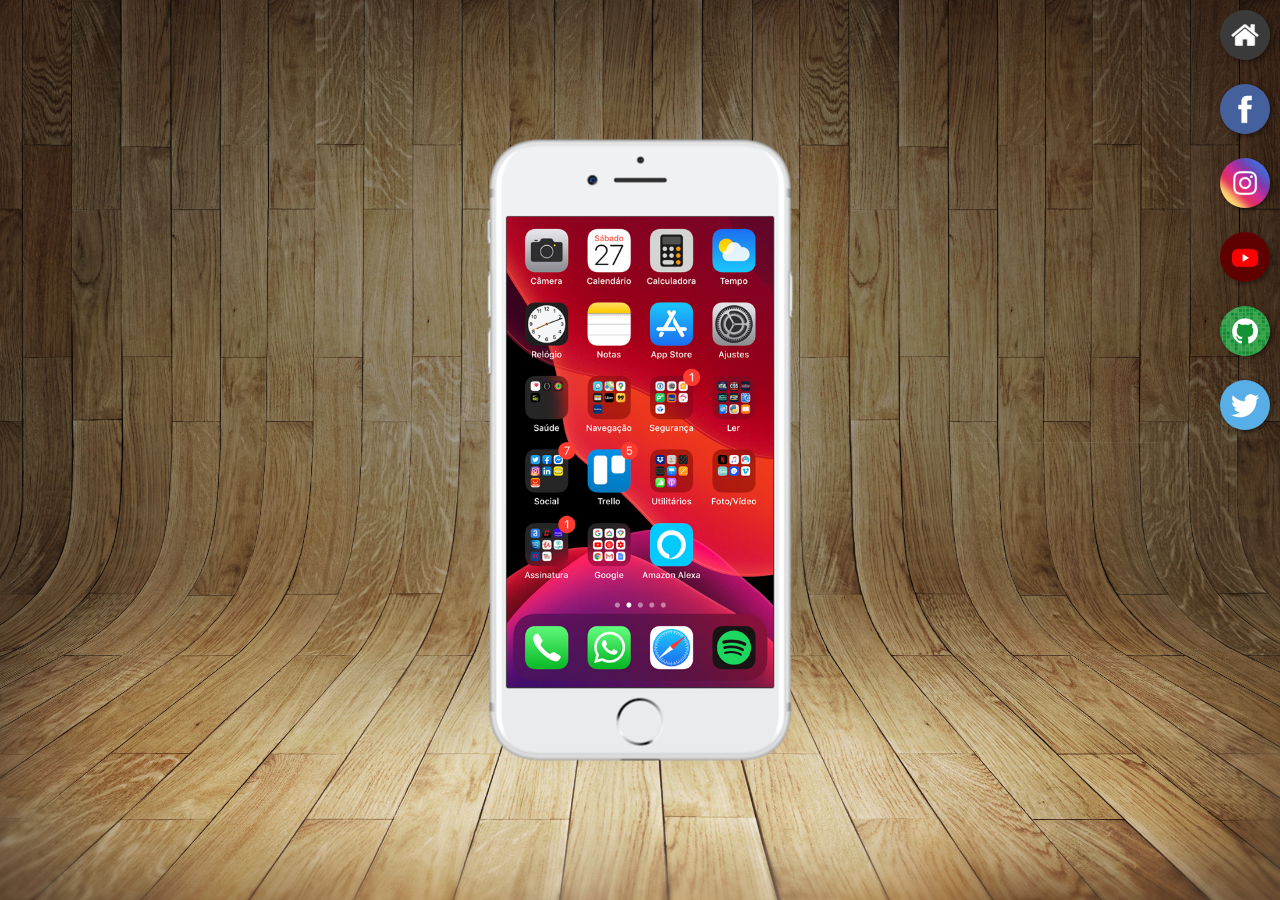
<file: index.html>
<!DOCTYPE html>
<html lang="pt-br">
<head>
  <meta charset="UTF-8">
  <meta name="viewport" content="width=device-width, initial-scale=1.0">
  <title>Projeto Redes Sociais</title>
  <link rel="shortcut icon" href="imagens/favicon.ico" type="image/x-icon">
  <link rel="stylesheet" href="style/style.css">
</head>
<body>
  <main>
    <section id="telefone">
      <iframe src="home.html" name="tela" id="tela" frameborder="0">
        Seu navegador nao suporta isso
      </iframe>
    </section>
    <section id="redes-sociais">
      <a href="home.html" target="tela"><img src="imagens/logo-home.jpg" alt="home"></a> <br>
      <a href="facebook.html" target="tela"><img src="imagens/logo-facebook.jpg" alt="facebook"></a> <br>
      <a href="instagram.html" target="tela"><img src="imagens/logo-instagram.jpg" alt="instagram"></a> <br>
      <a href="youtube.html" target="tela"><img src="imagens/logo-youtube.jpg" alt="youtube"></a> <br>
      <a href="github.html" target="tela"><img src="imagens/logo-github.jpg" alt="github"></a> <br>
      <a href="twitter.html" target="tela"><img src="imagens/logo-twitter.jpg" alt="twitter"></a>
    </section>
  </main>
</body>
</html>
</file>
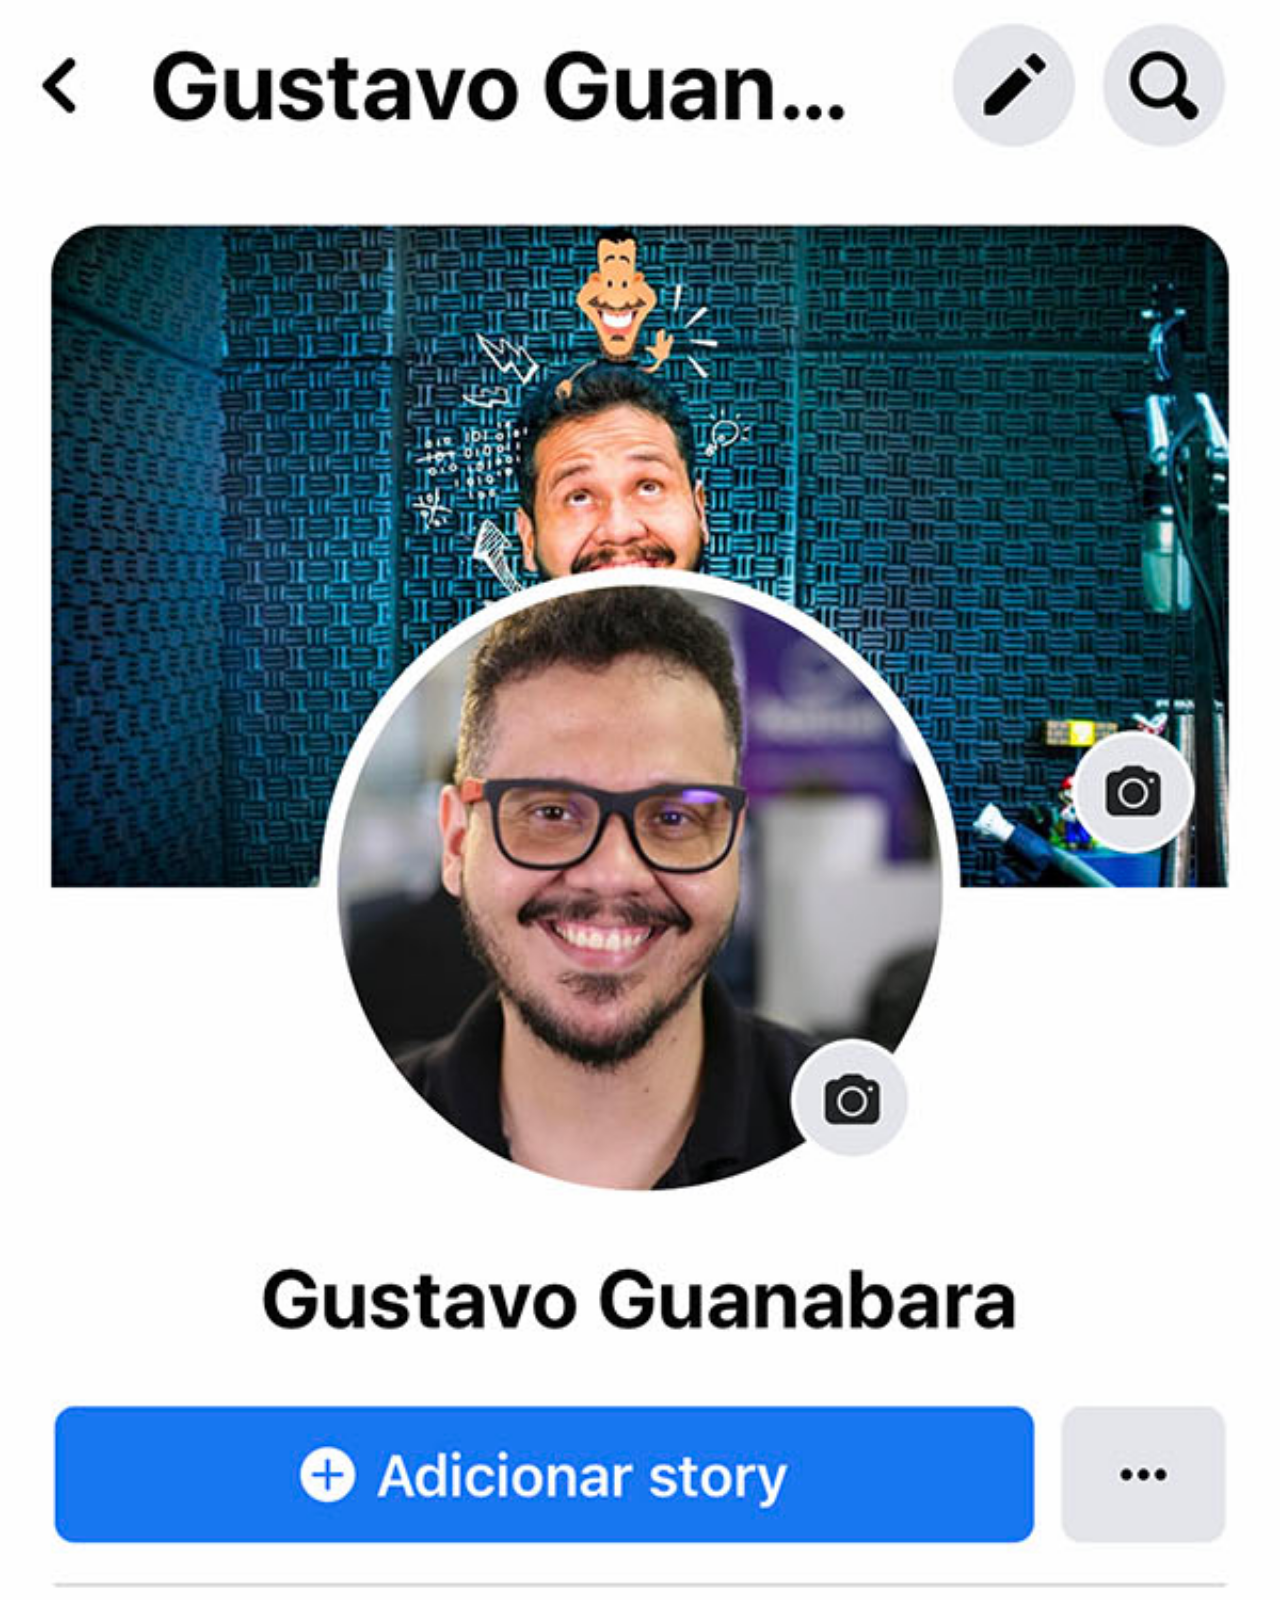
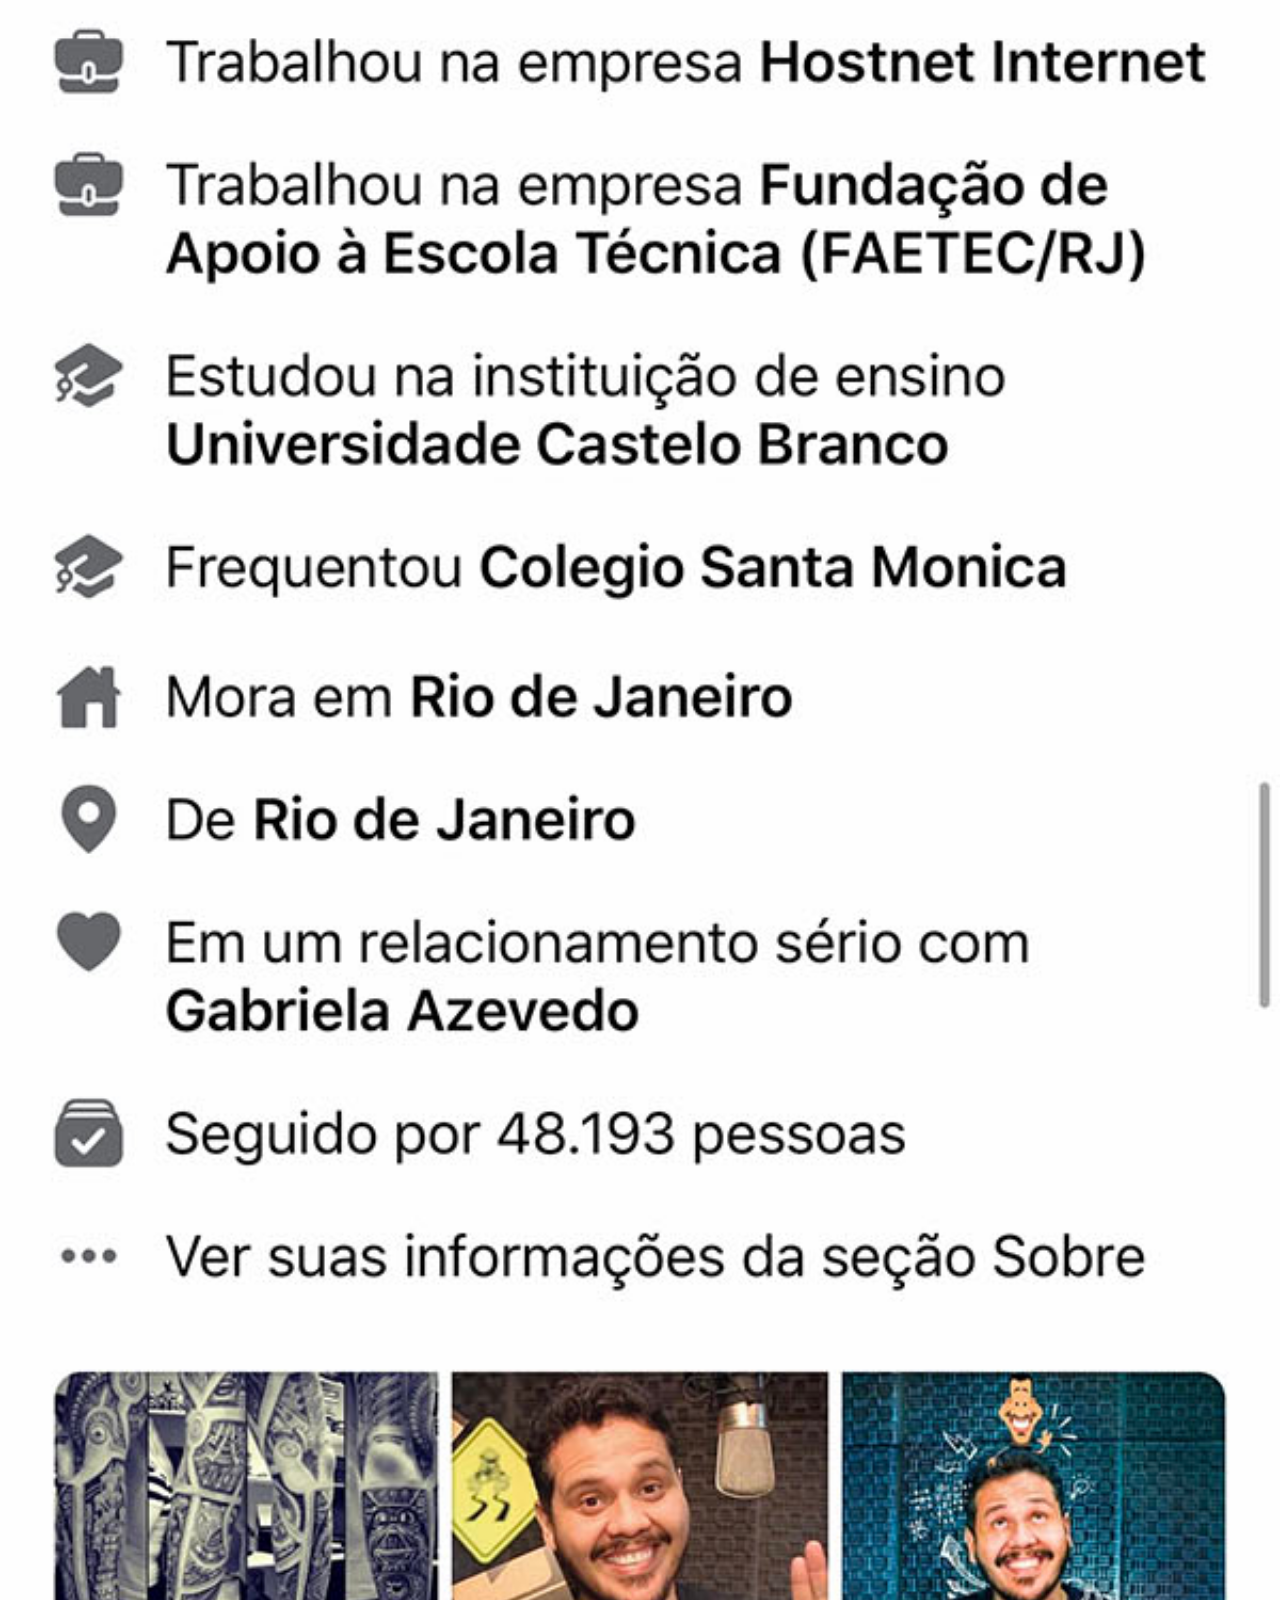
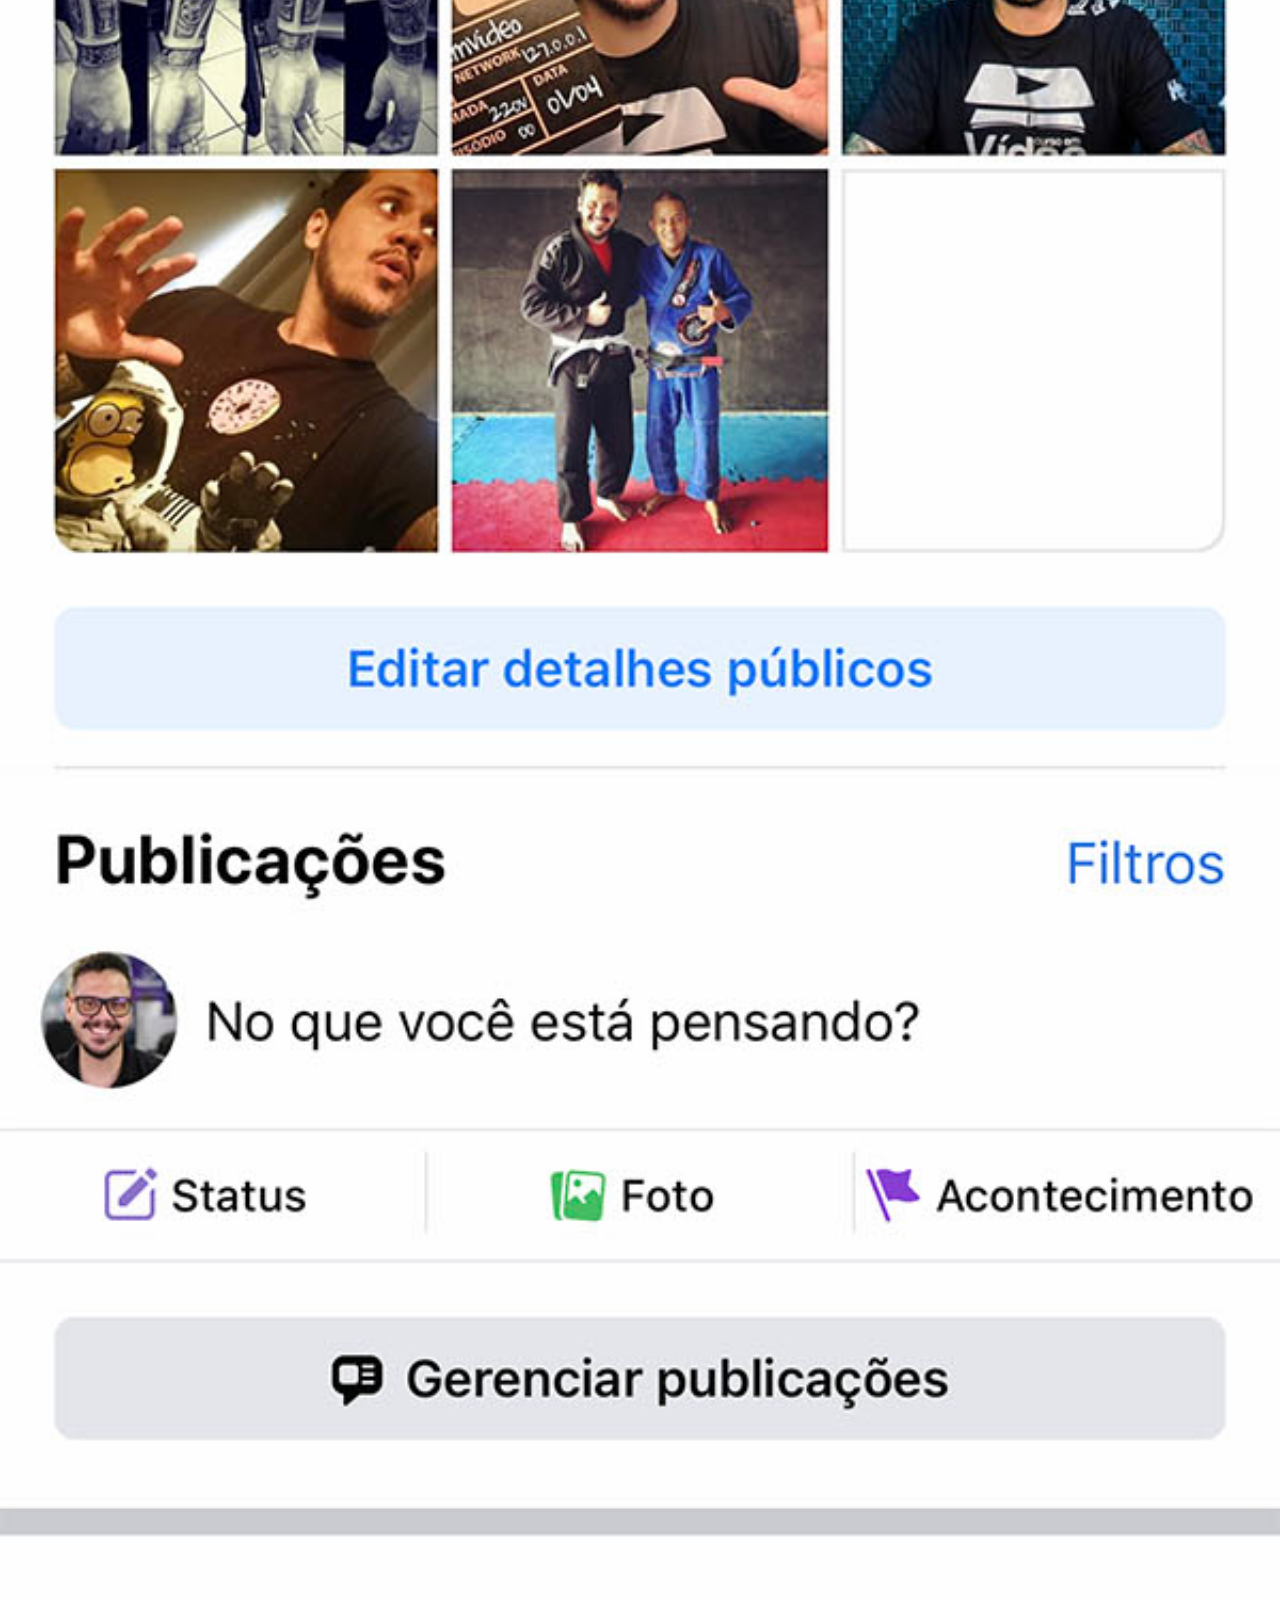
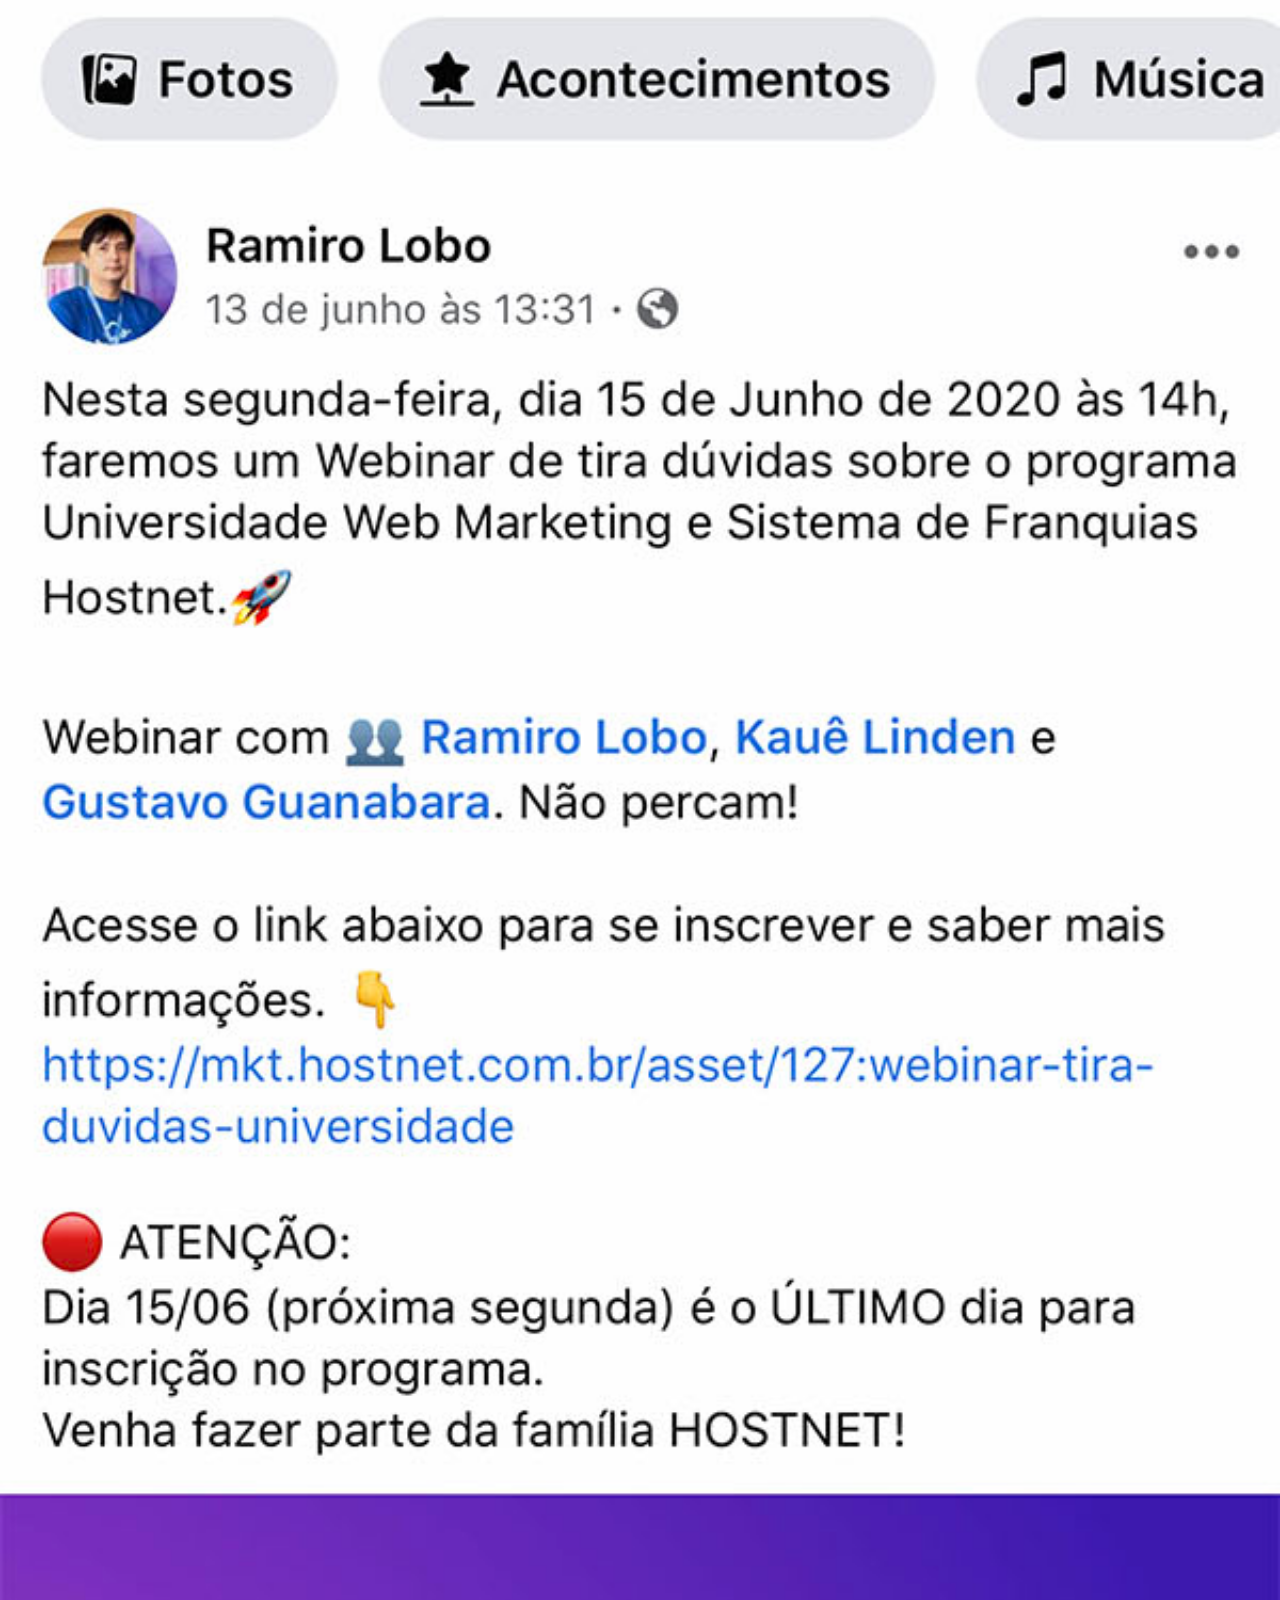
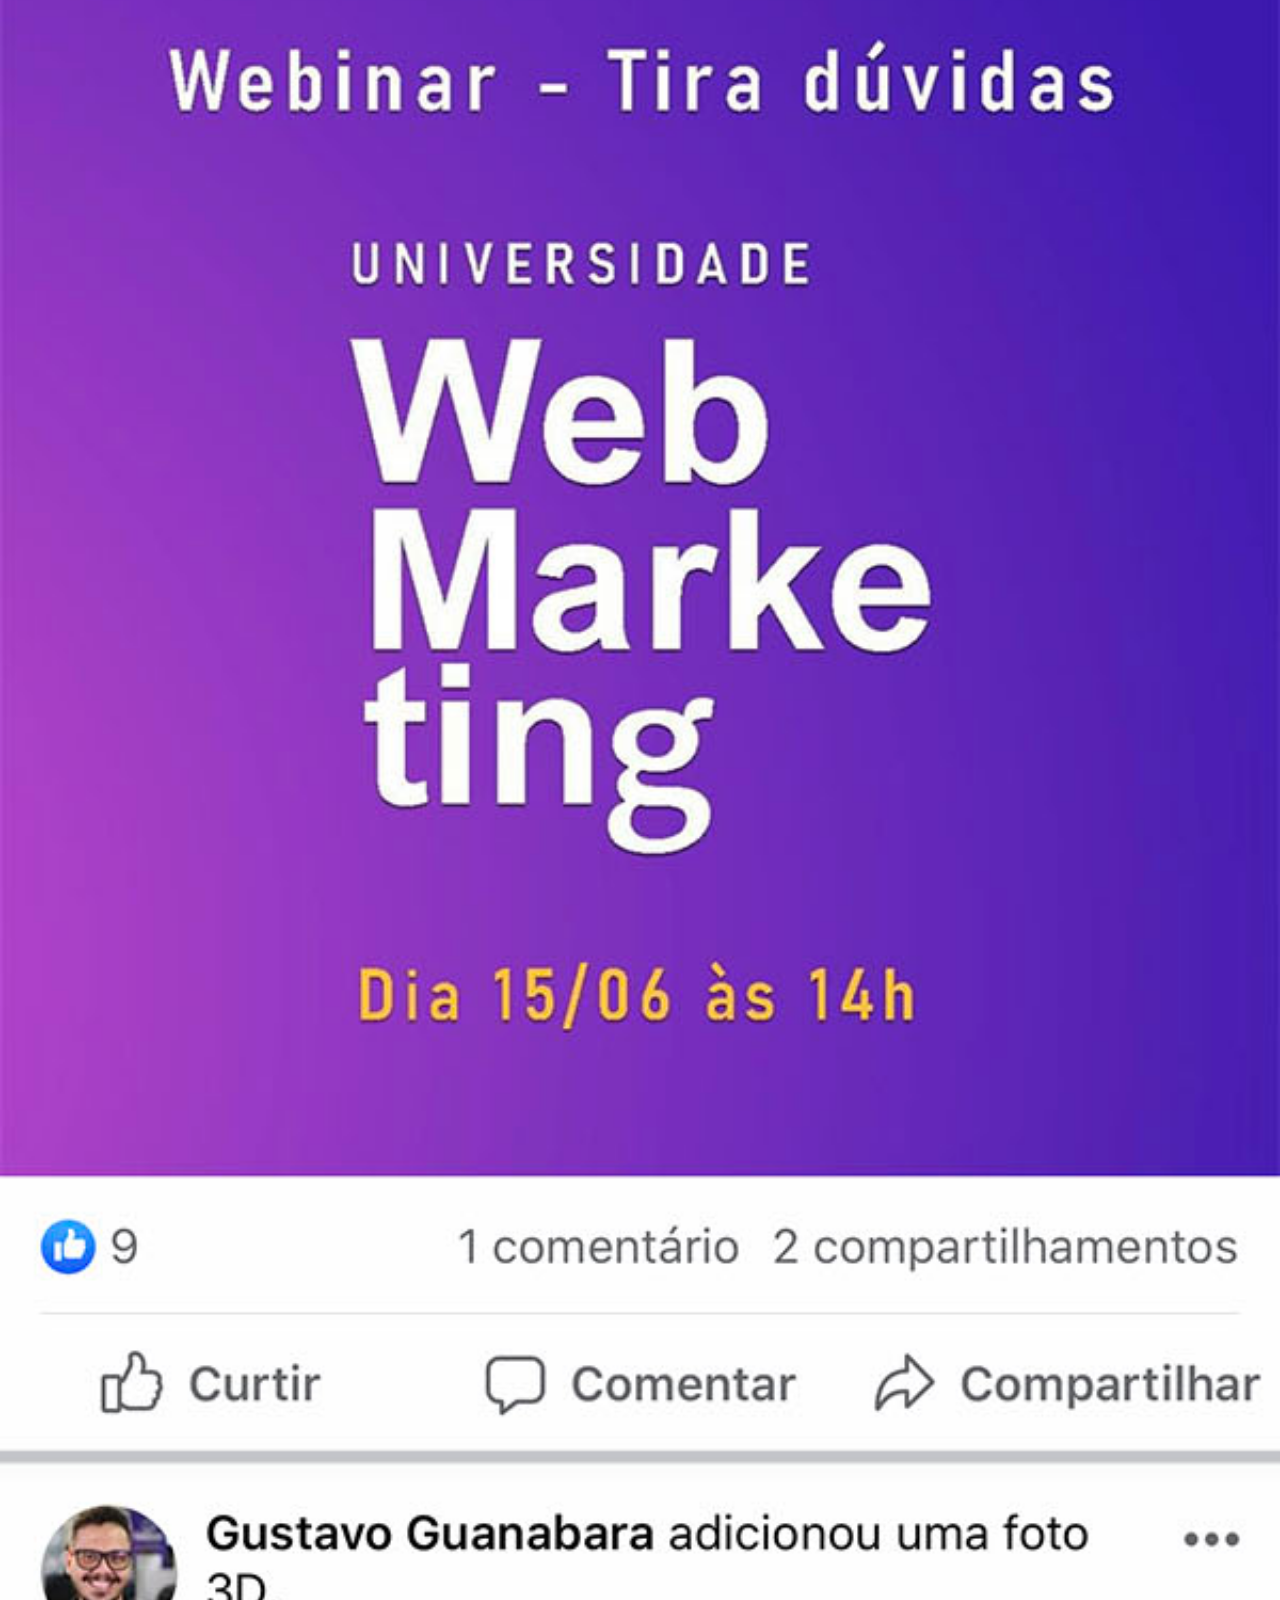
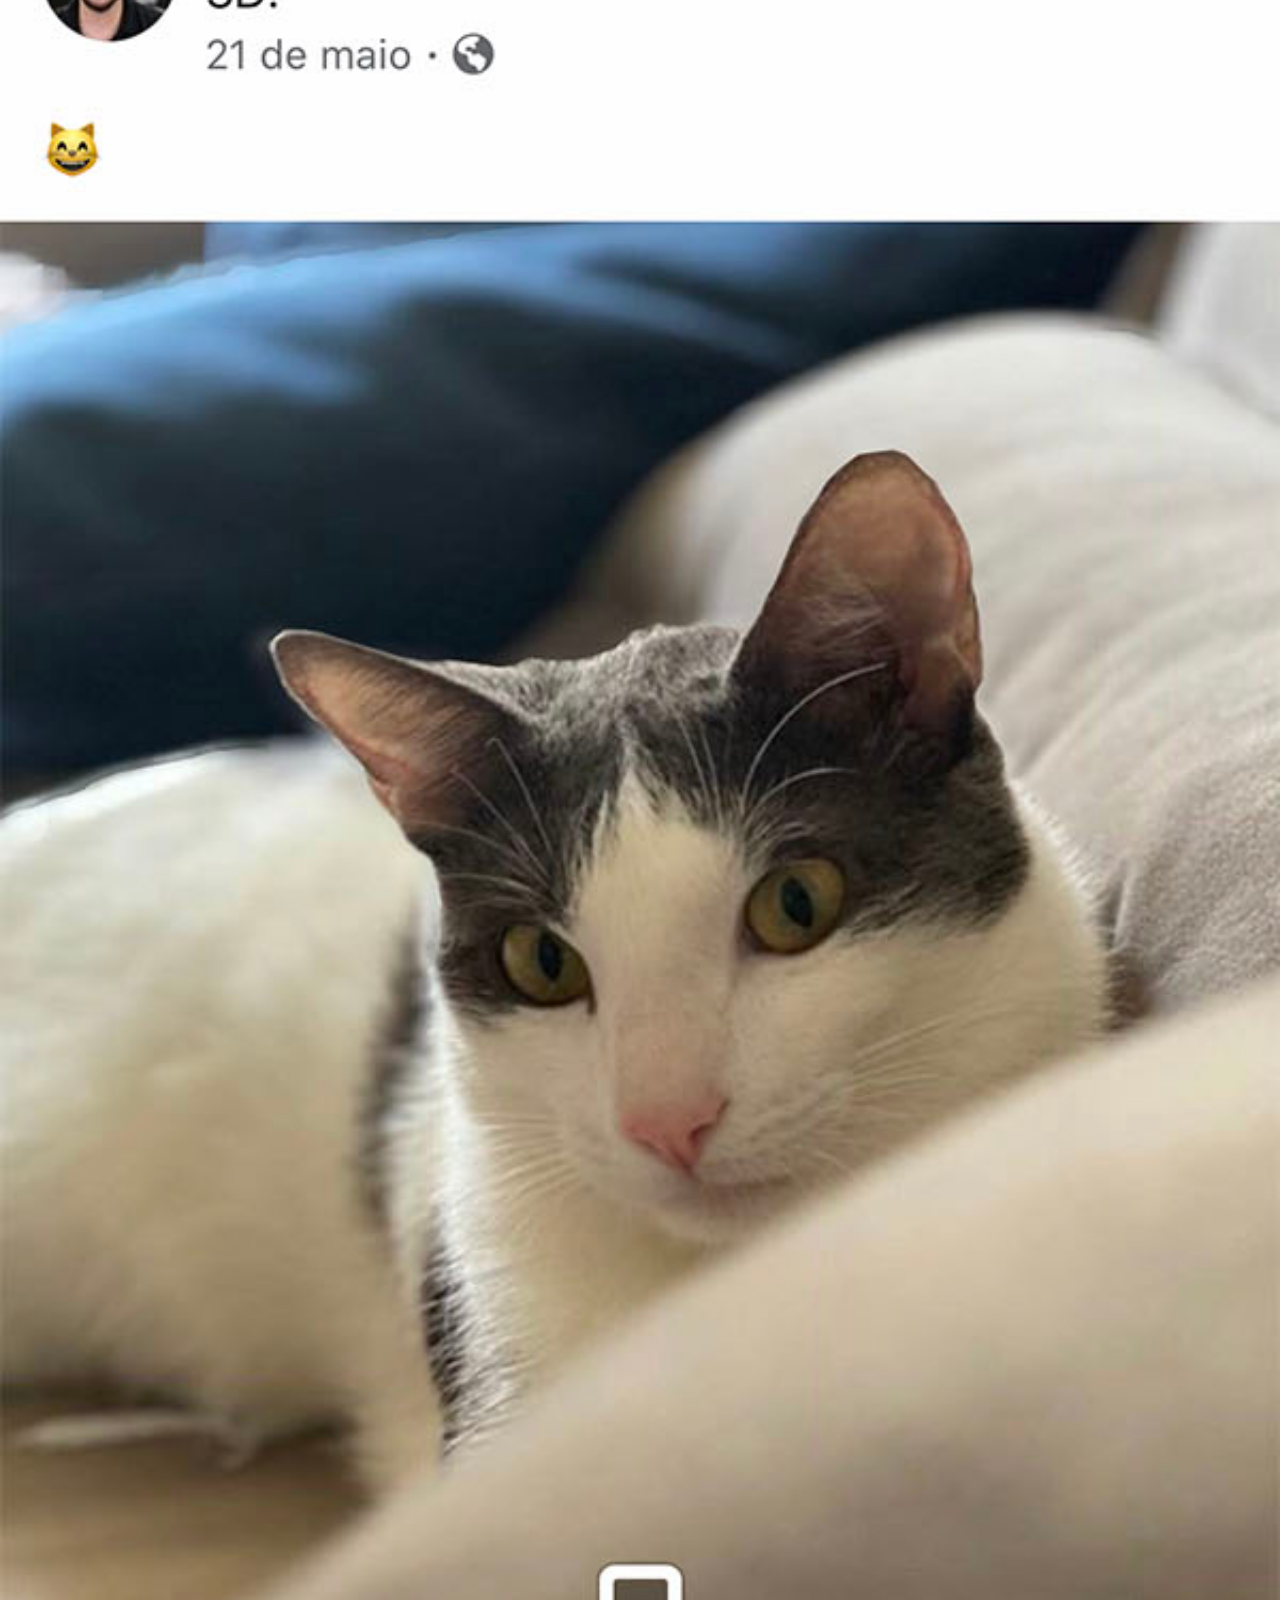
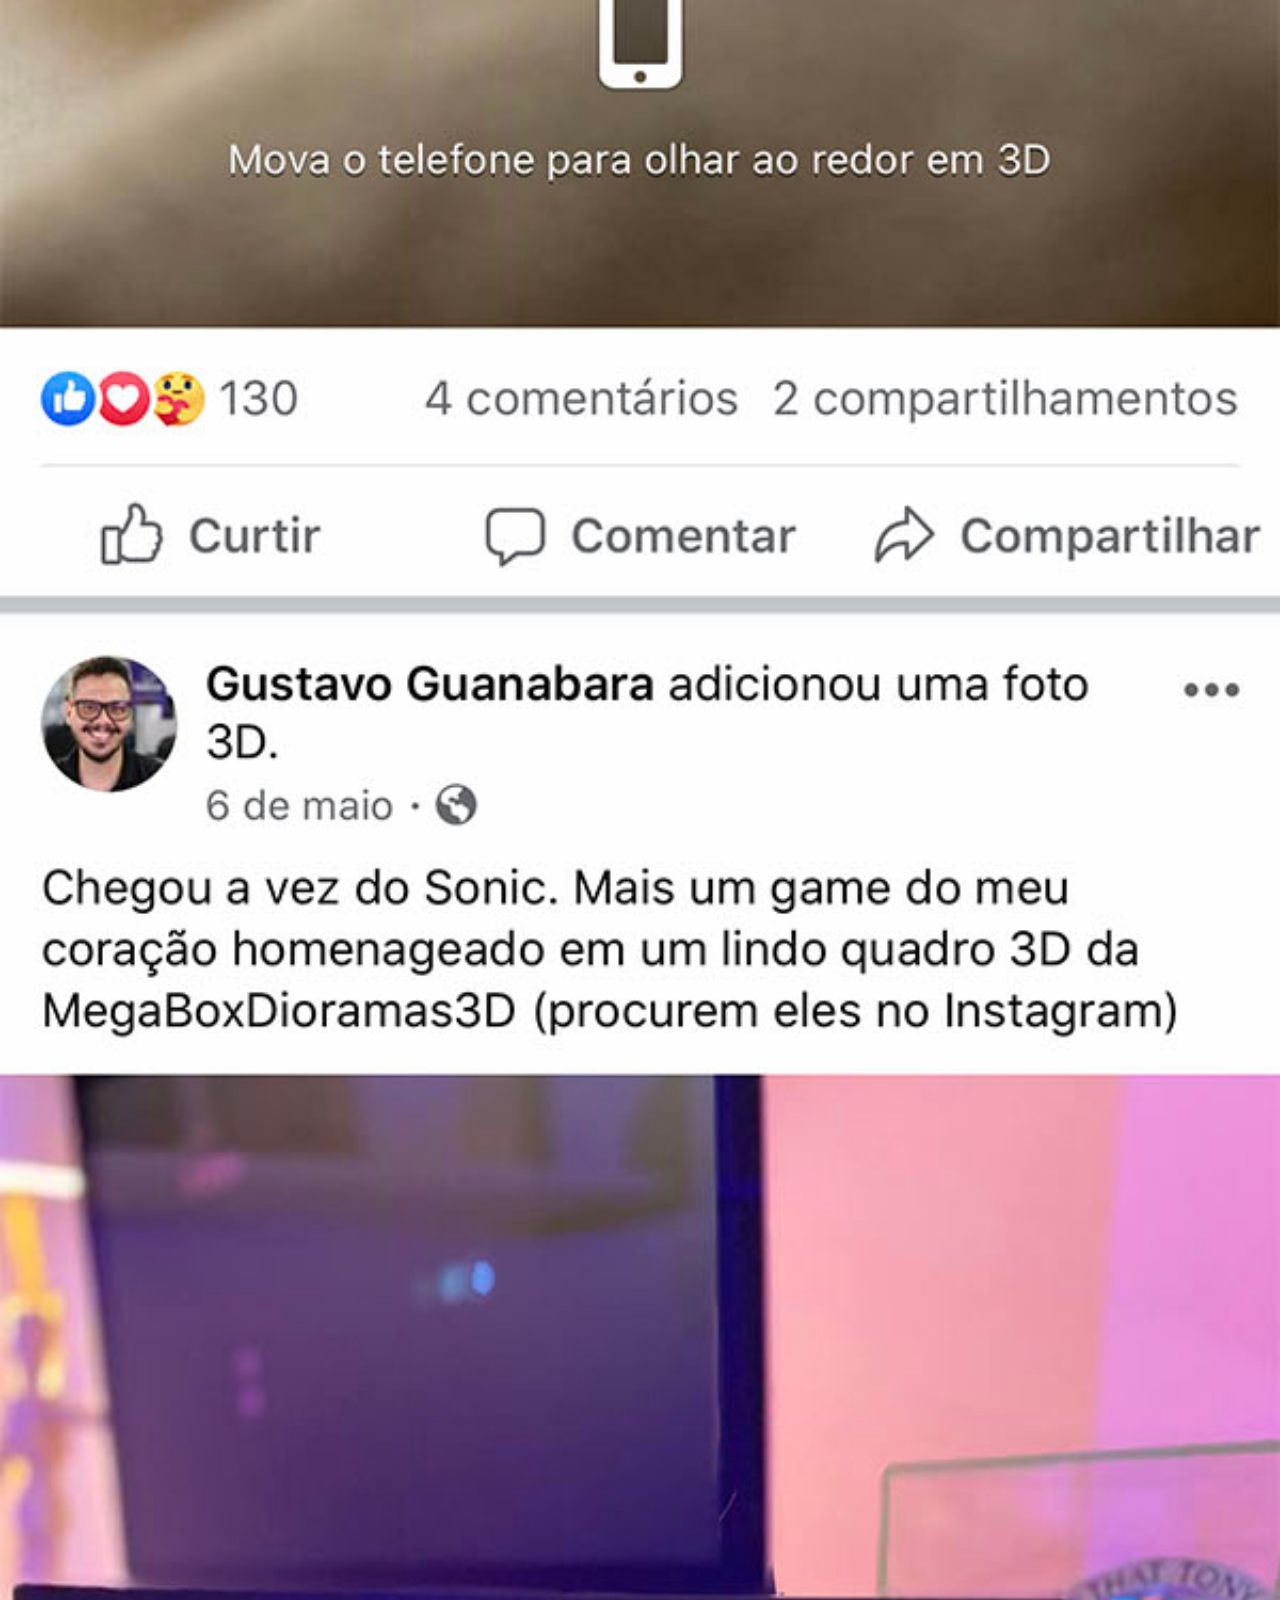
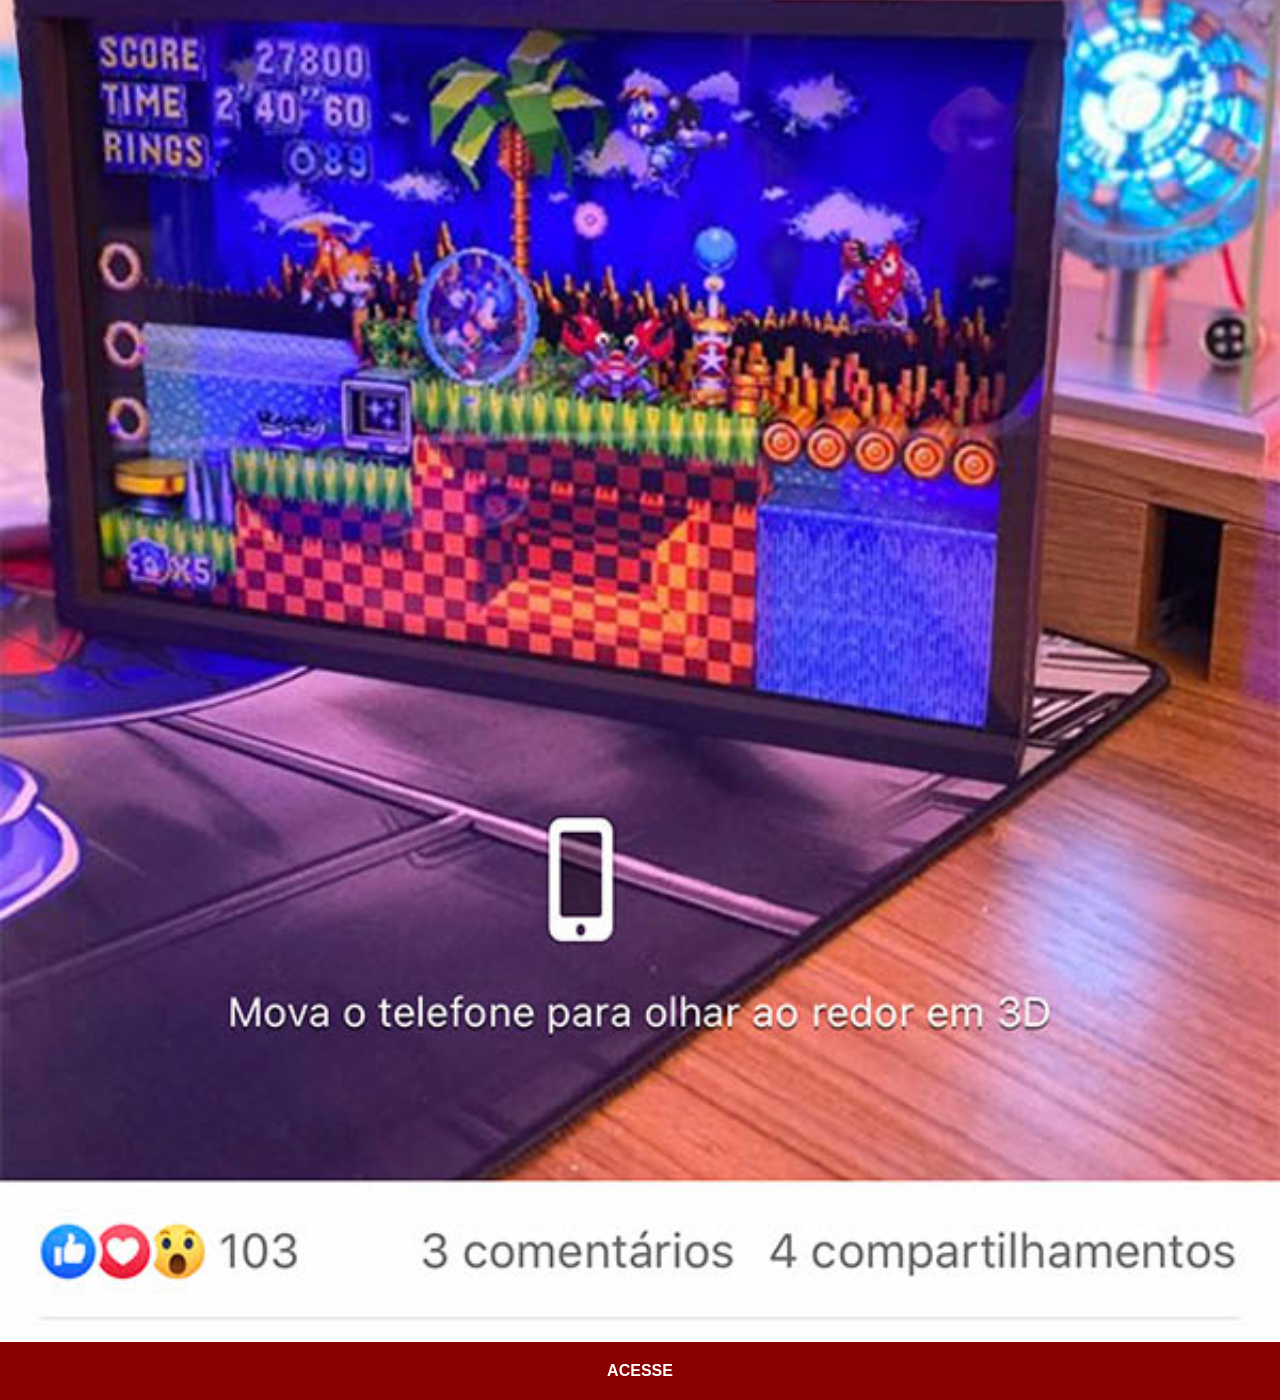
<file: facebook.html>
<!DOCTYPE html>
<html lang="en">
<head>
  <meta charset="UTF-8">
  <meta name="viewport" content="width=device-width, initial-scale=1.0">
  <title>Facebook</title>
  <link rel="stylesheet" href="style/social.css">
</head>
<body>
  <img src="imagens/tela-facebook.jpg" alt="">
  <a href="https://www.facebook.com/zuck/?locale=pt_BR" target="_blank">ACESSE</a>
</body>
</html>
</file>
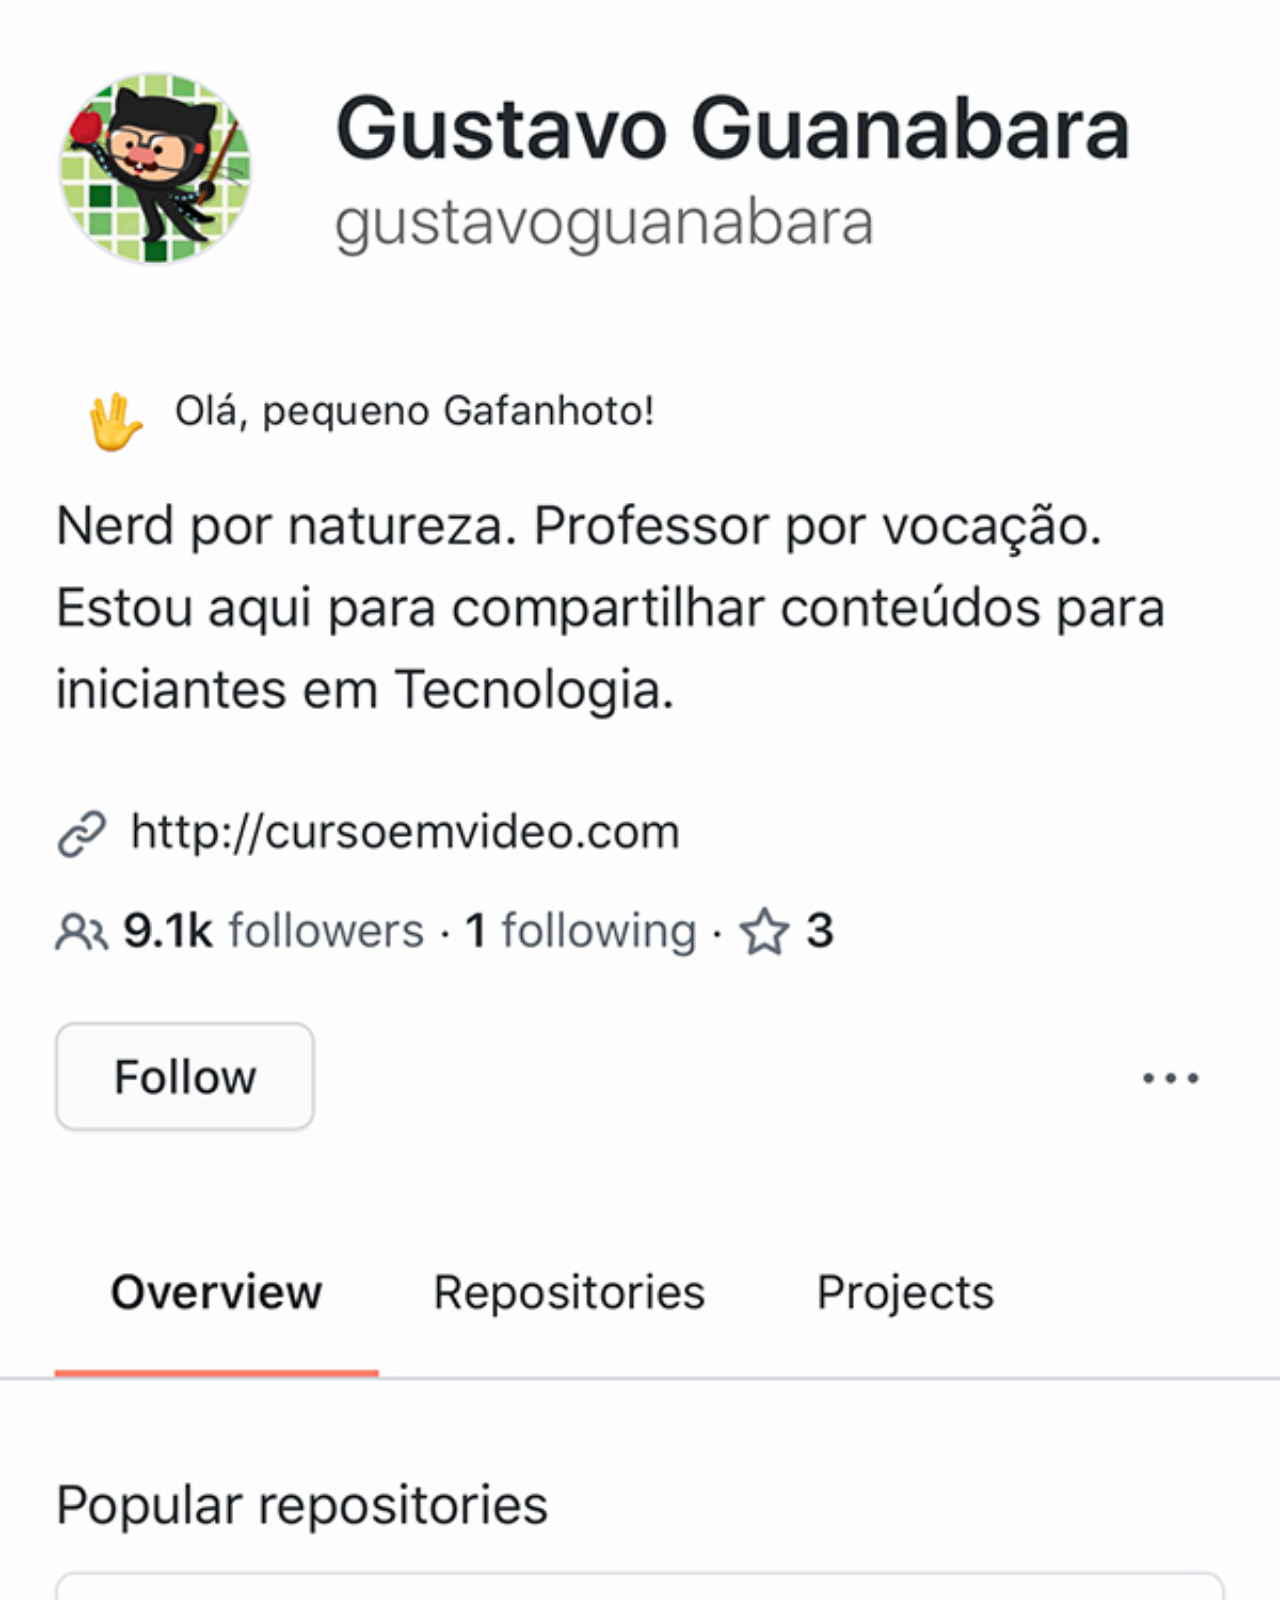
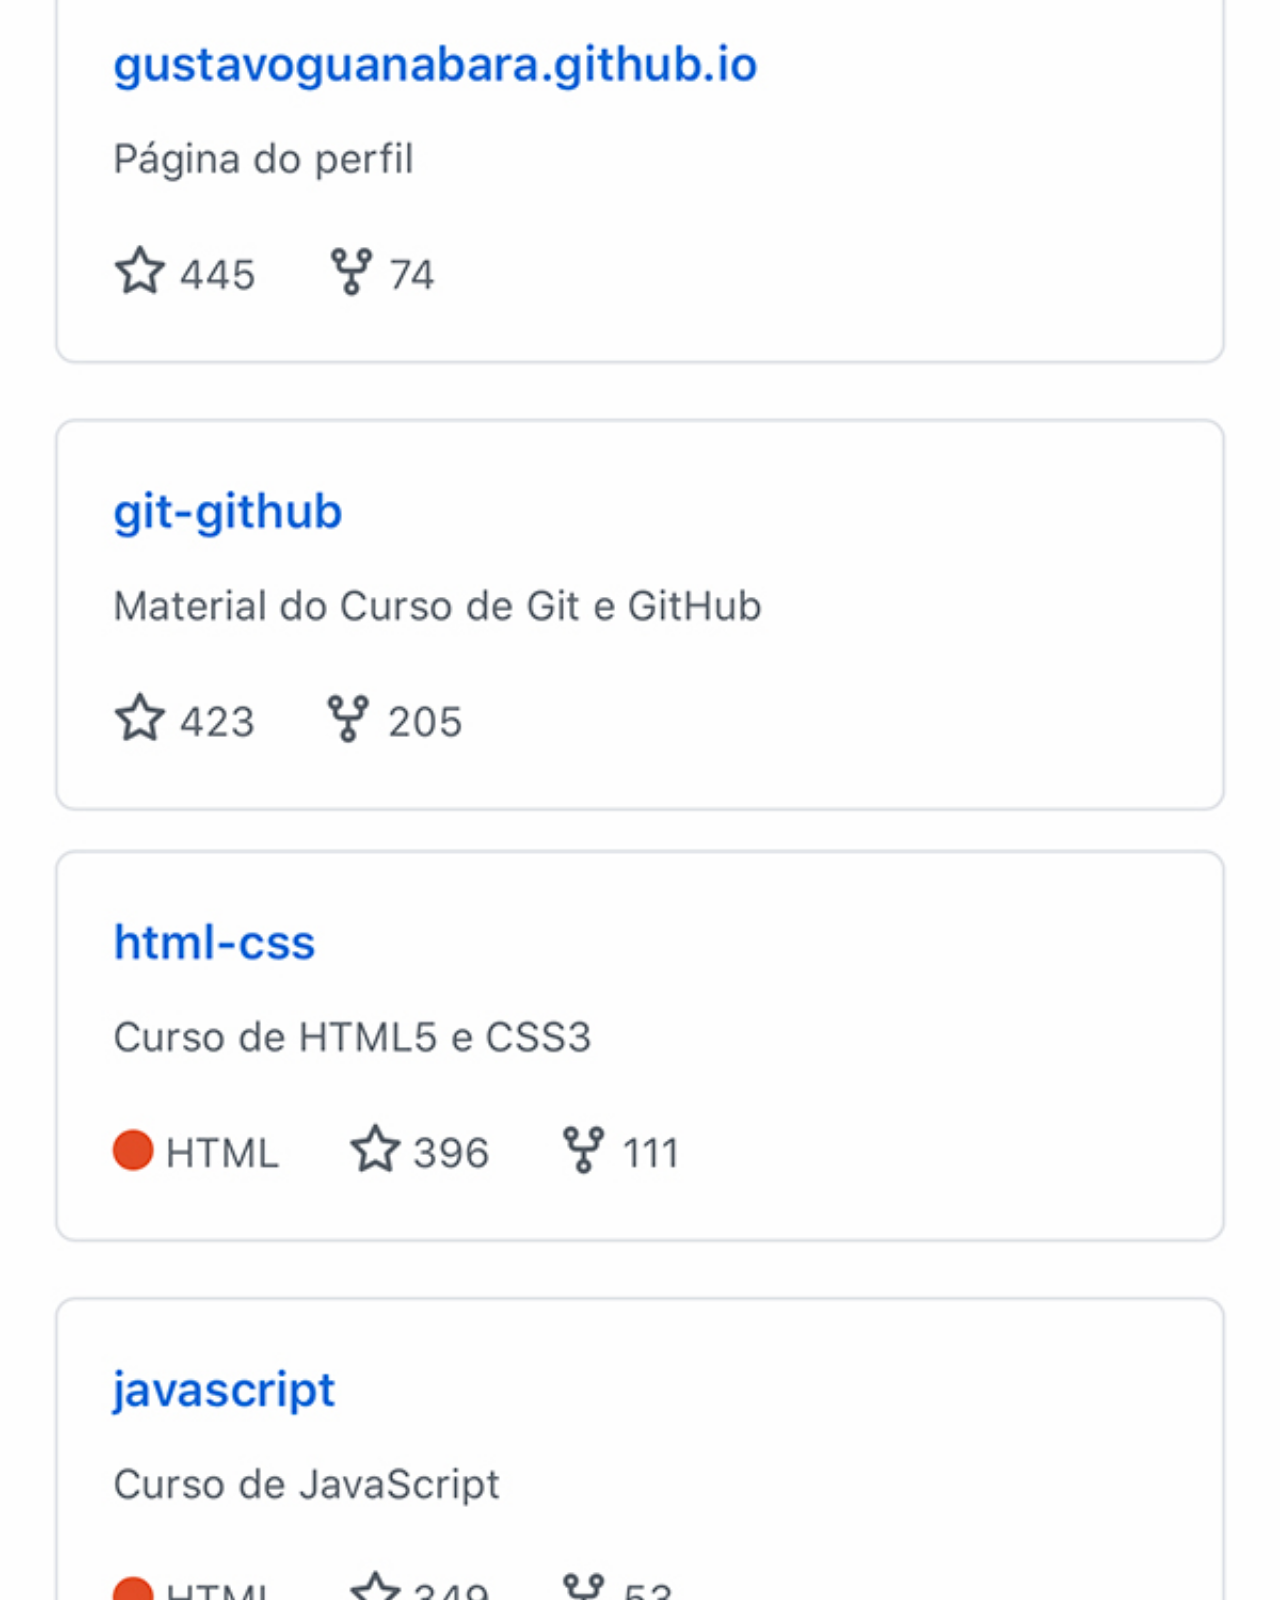
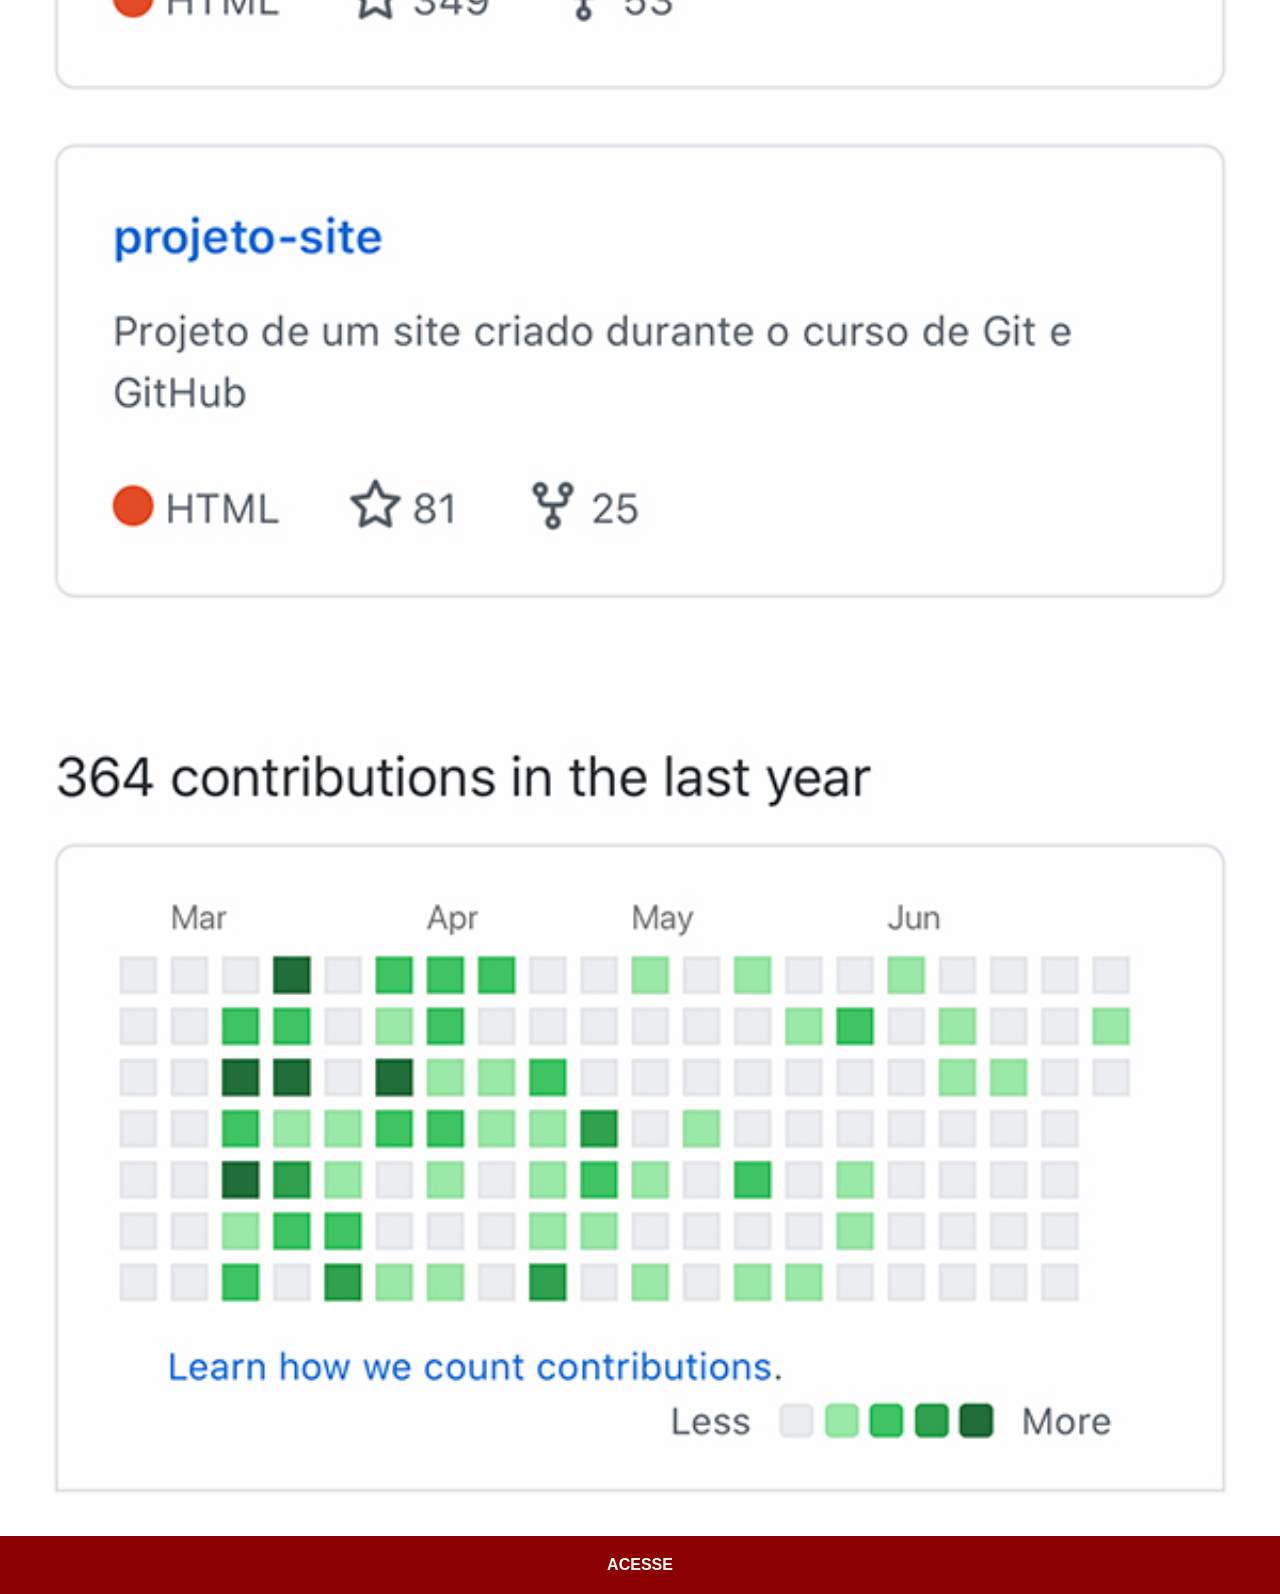
<file: github.html>
<!DOCTYPE html>
<html lang="en">
<head>
  <meta charset="UTF-8">
  <meta name="viewport" content="width=device-width, initial-scale=1.0">
  <title>Github</title>
  <link rel="stylesheet" href="/style/social.css">
</head>
<body>
  <img src="imagens/tela-github.jpg" alt="">
  <a href="https://github.com/Lucas0M" target="_blank">ACESSE</a>
</body>
</html>
</file>
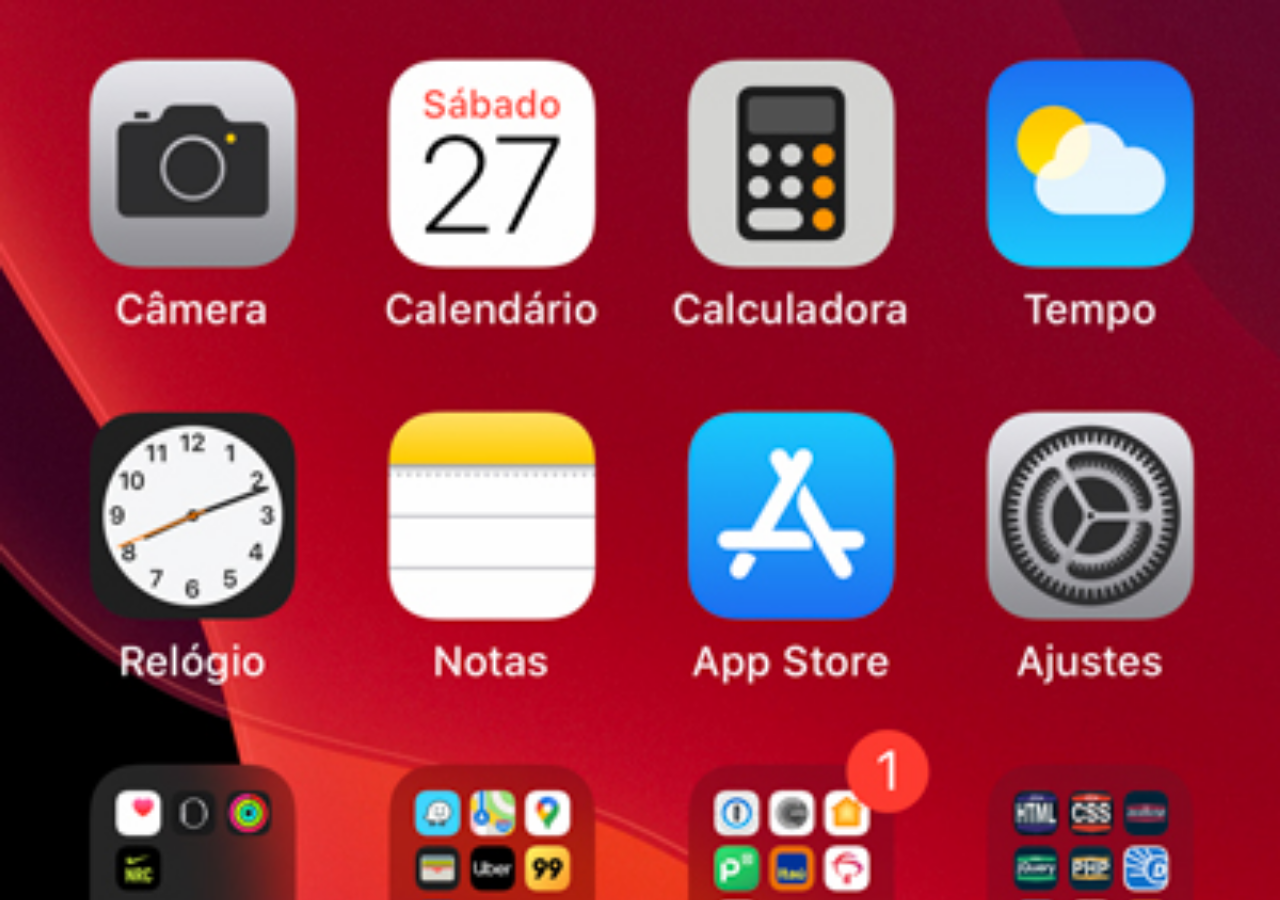
<file: home.html>
<!DOCTYPE html>
<html lang="pt-br">
<head>
  <meta charset="UTF-8">
  <meta name="viewport" content="width=device-width, initial-scale=1.0">
  <title>Home</title>
  <style>
    * {
      padding: 0;
      margin: 0;
    }

    body {
      height: 100vh;
      width: 100vw;
      background: black url(imagens/tela-home.jpg) no-repeat top center;
      background-size: cover;
    }
  </style>
</head>
<body>
  
</body>
</html>
</file>
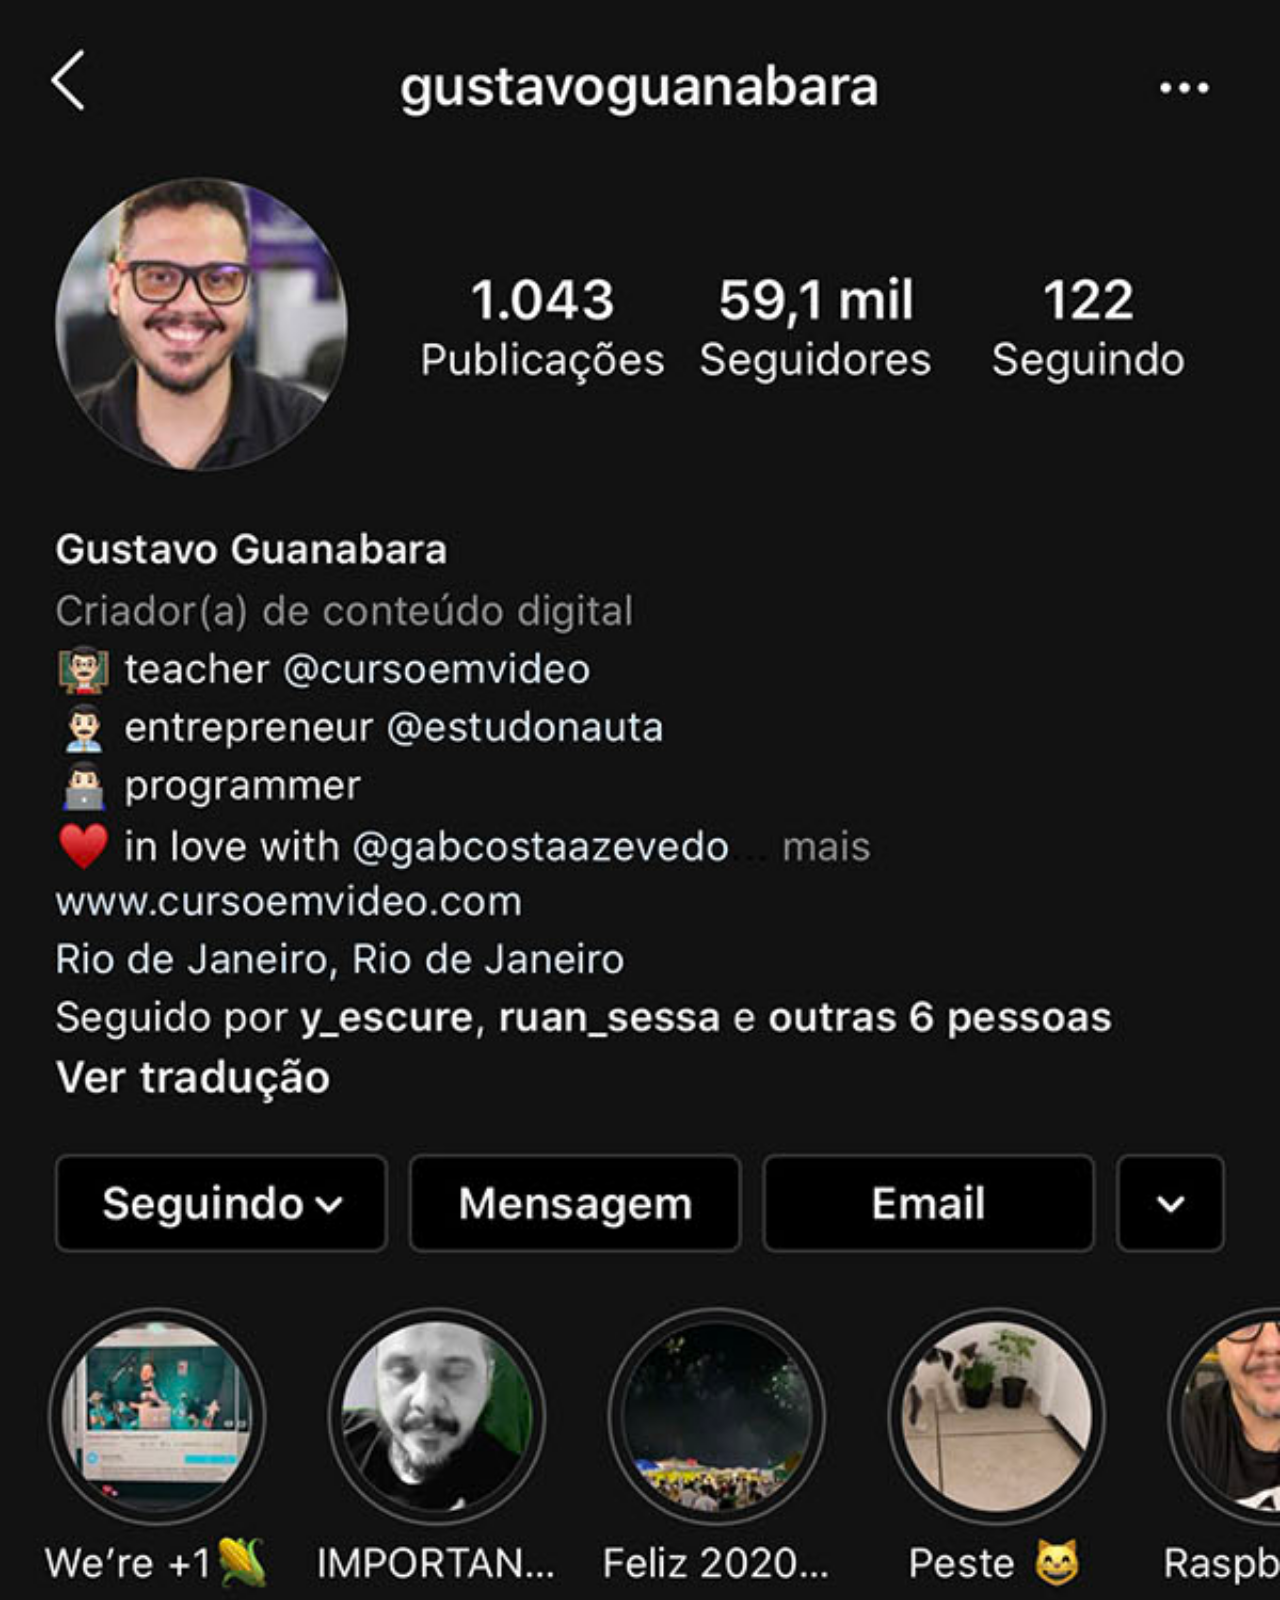
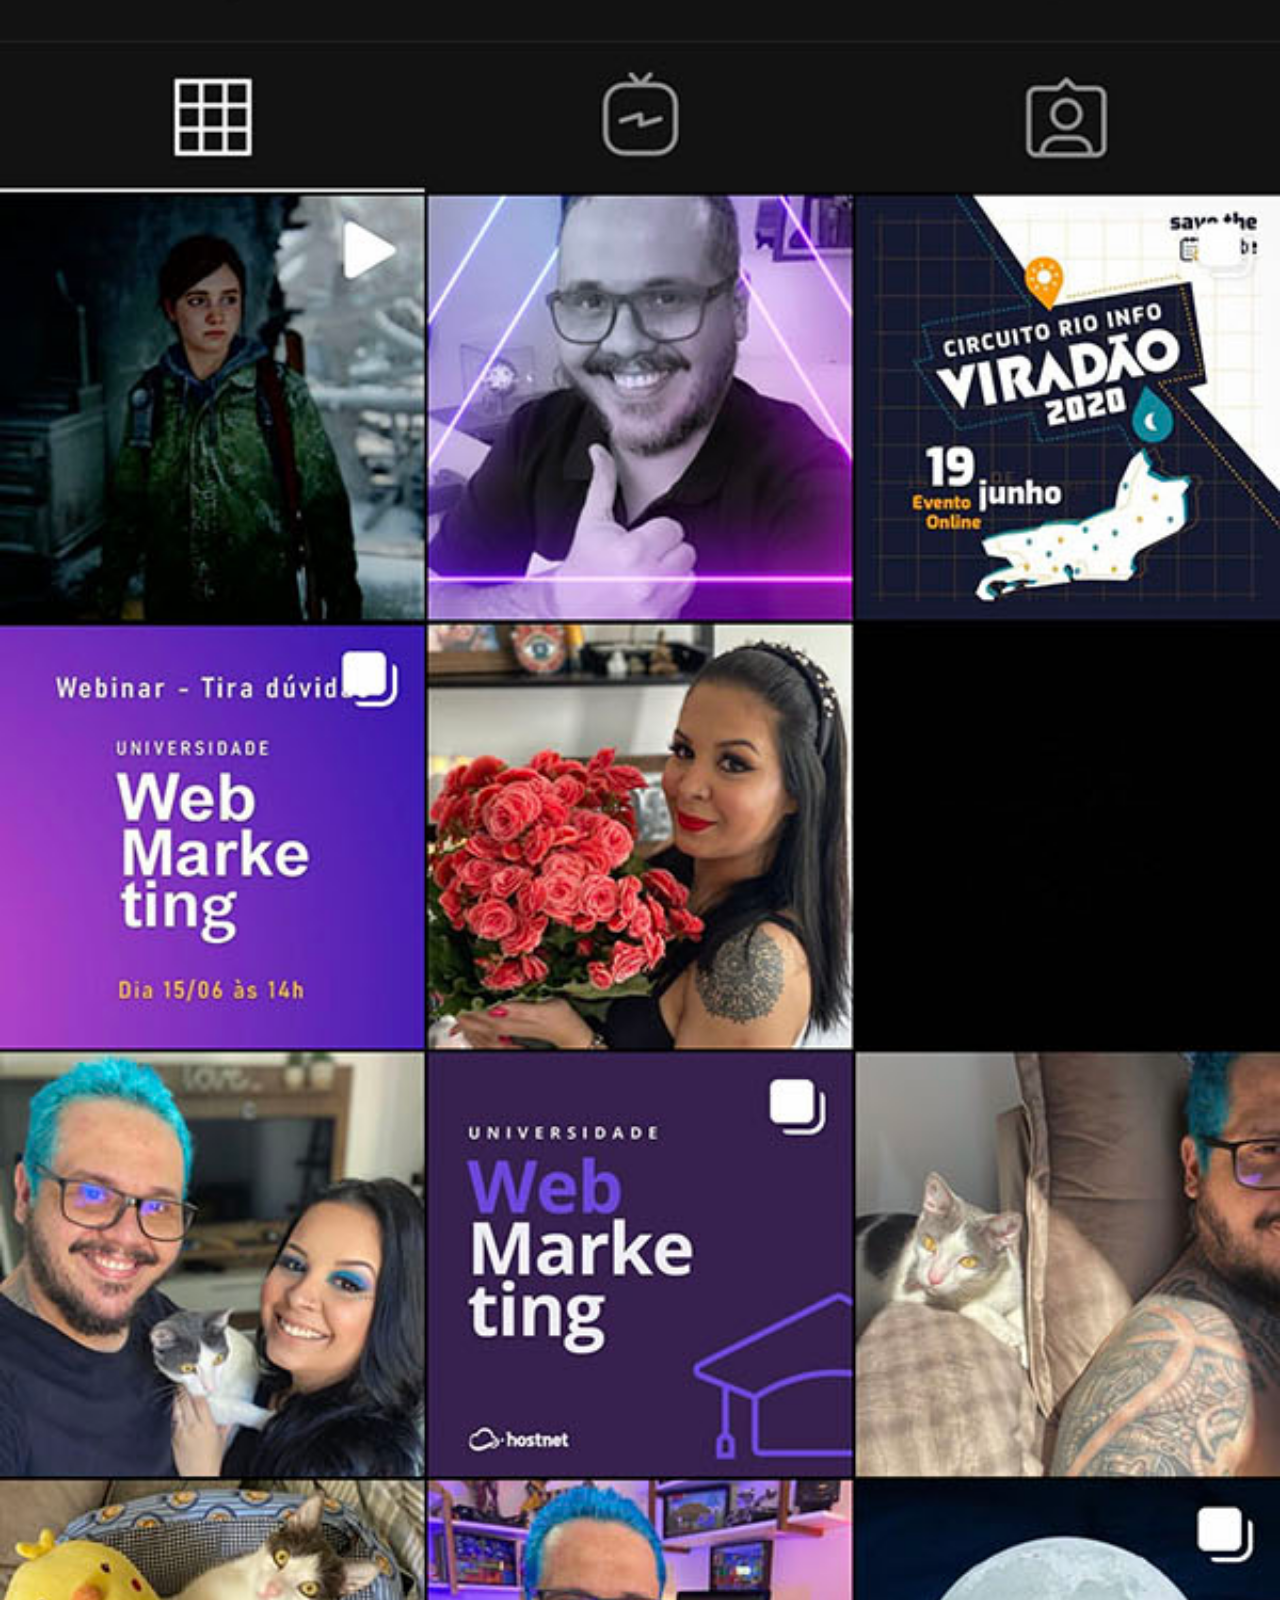
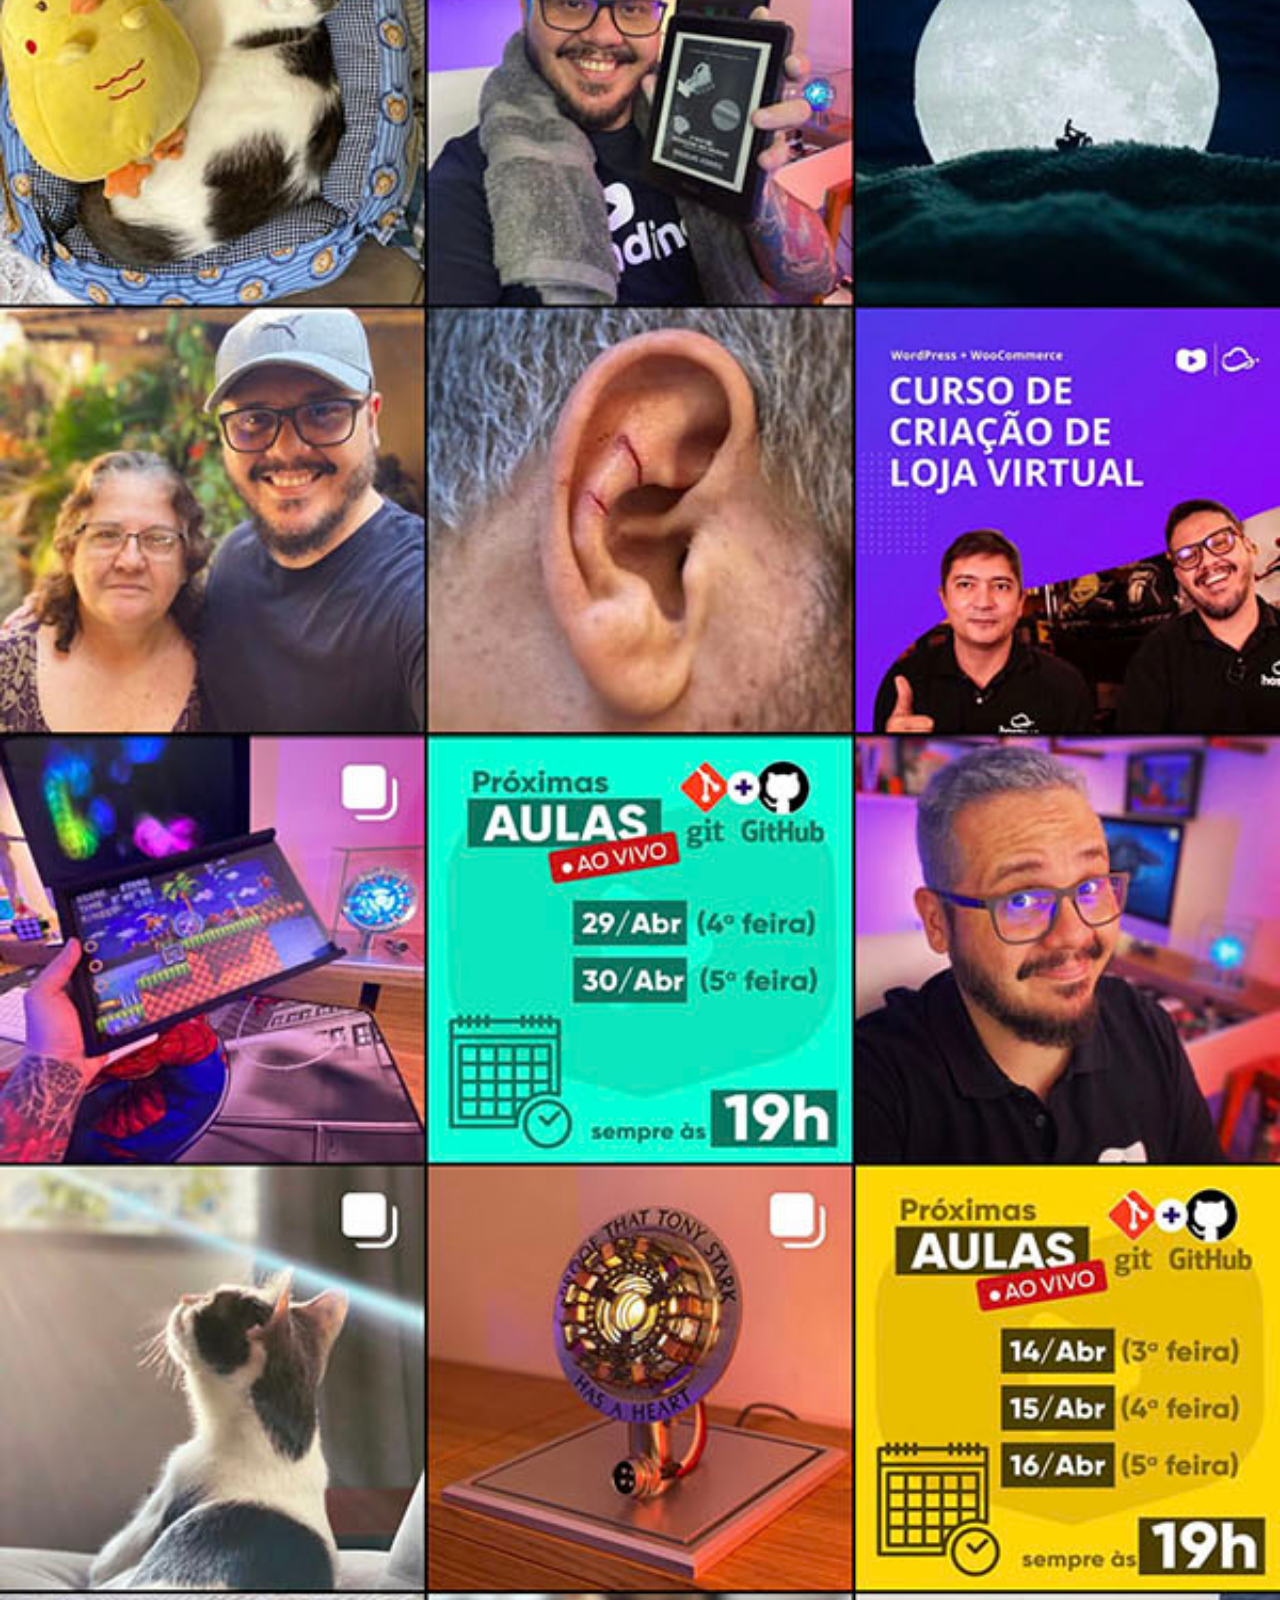
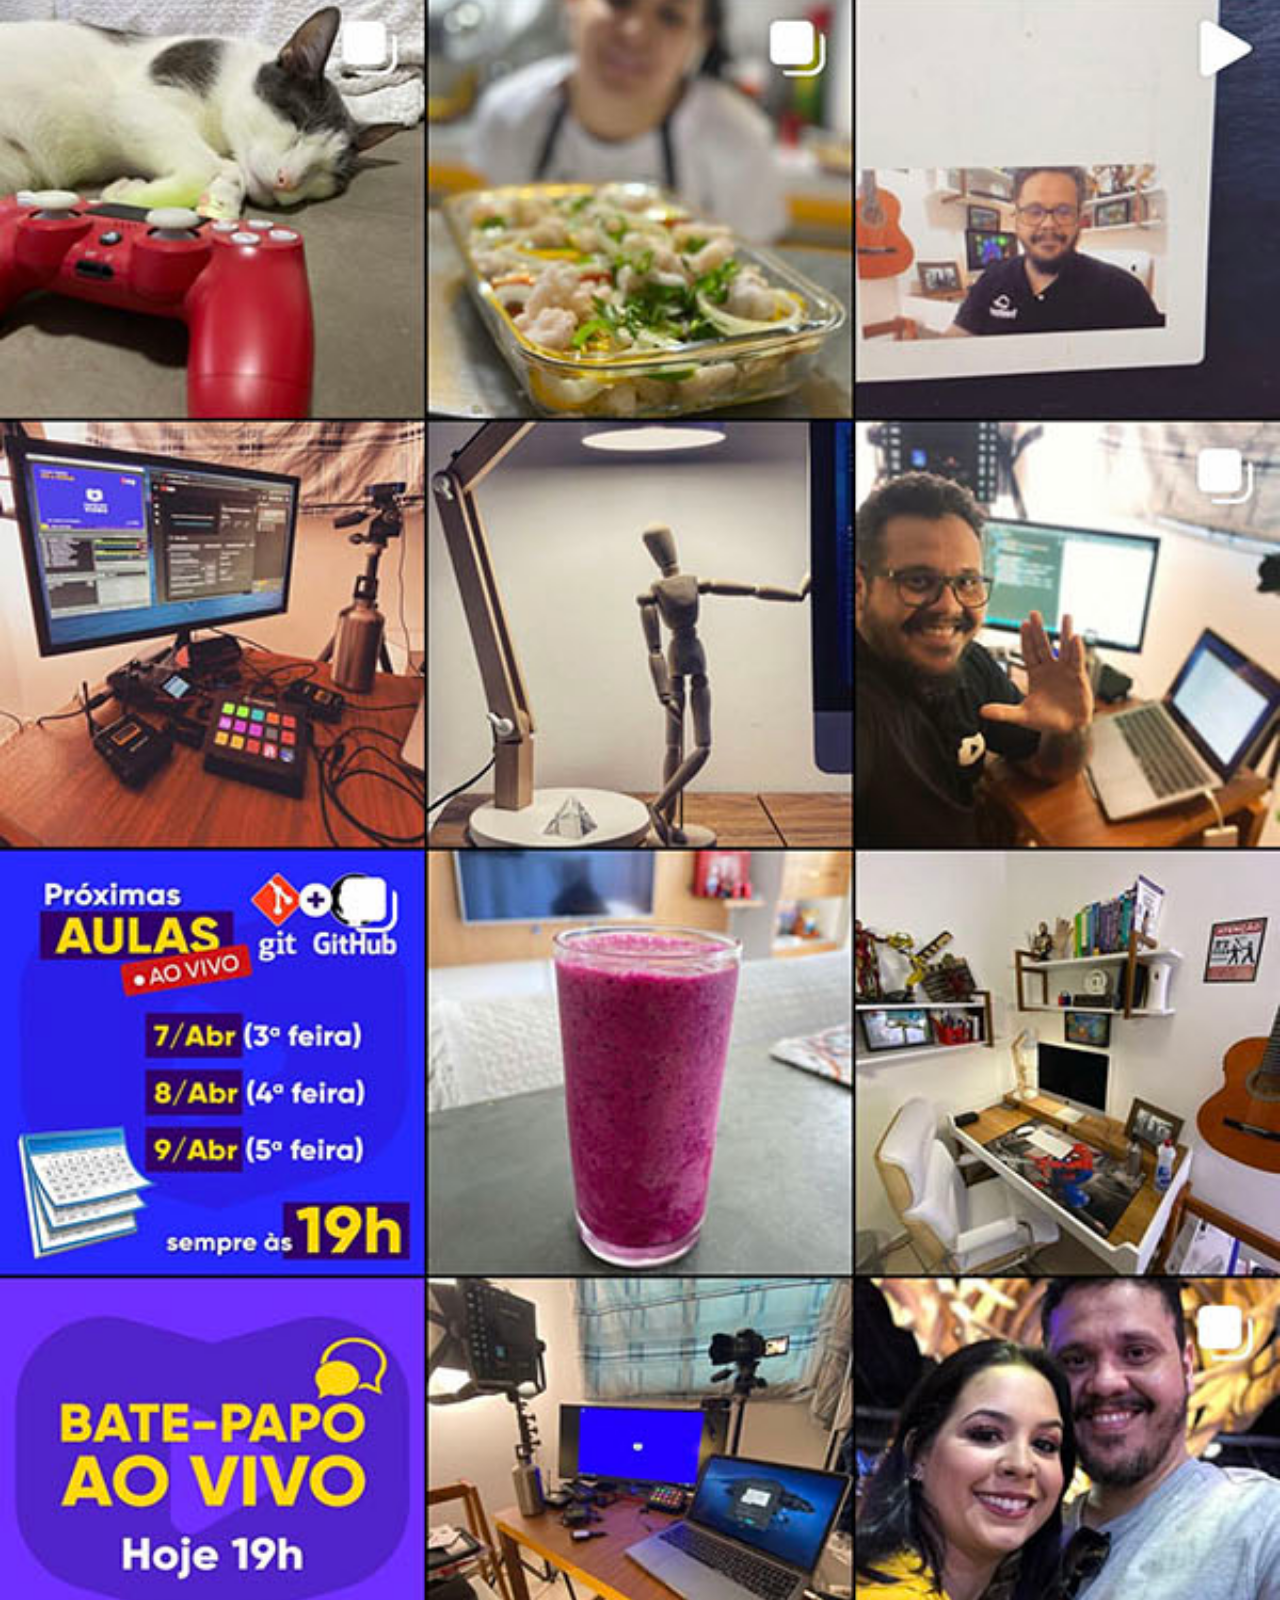
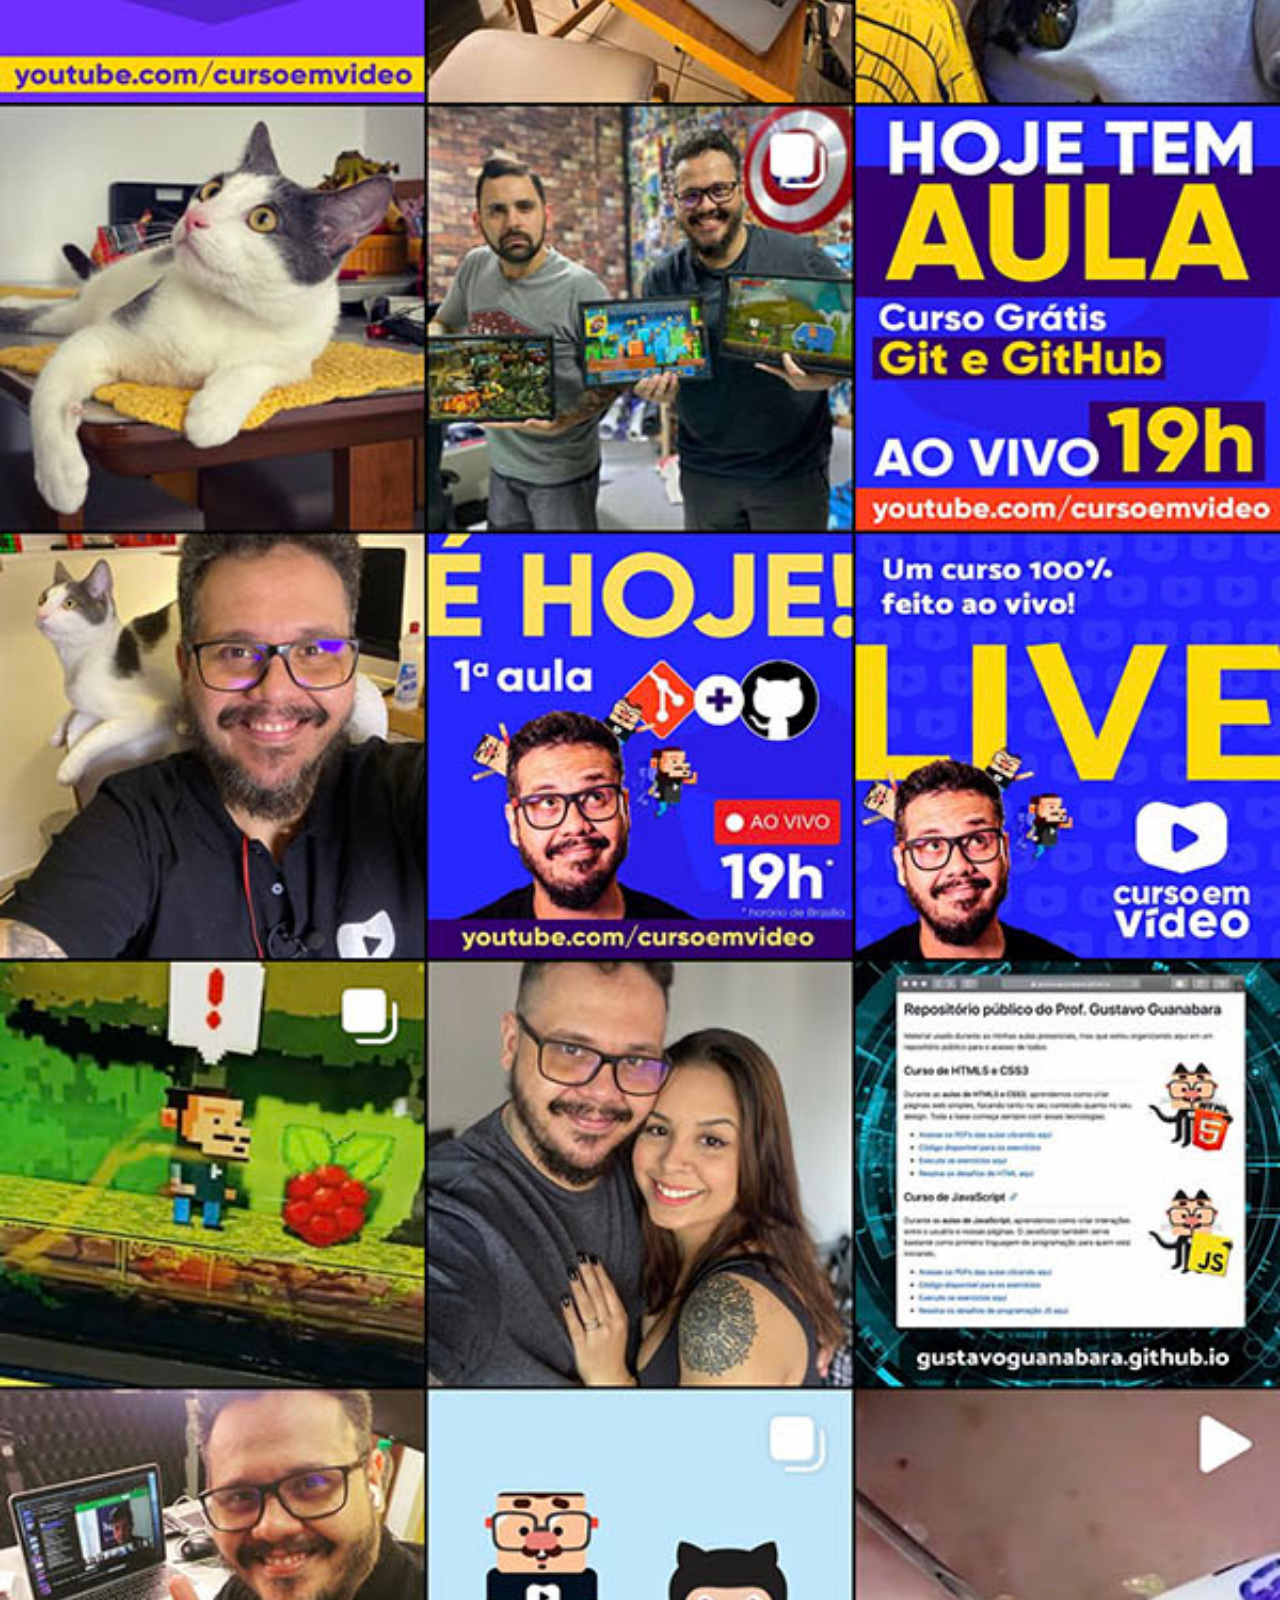
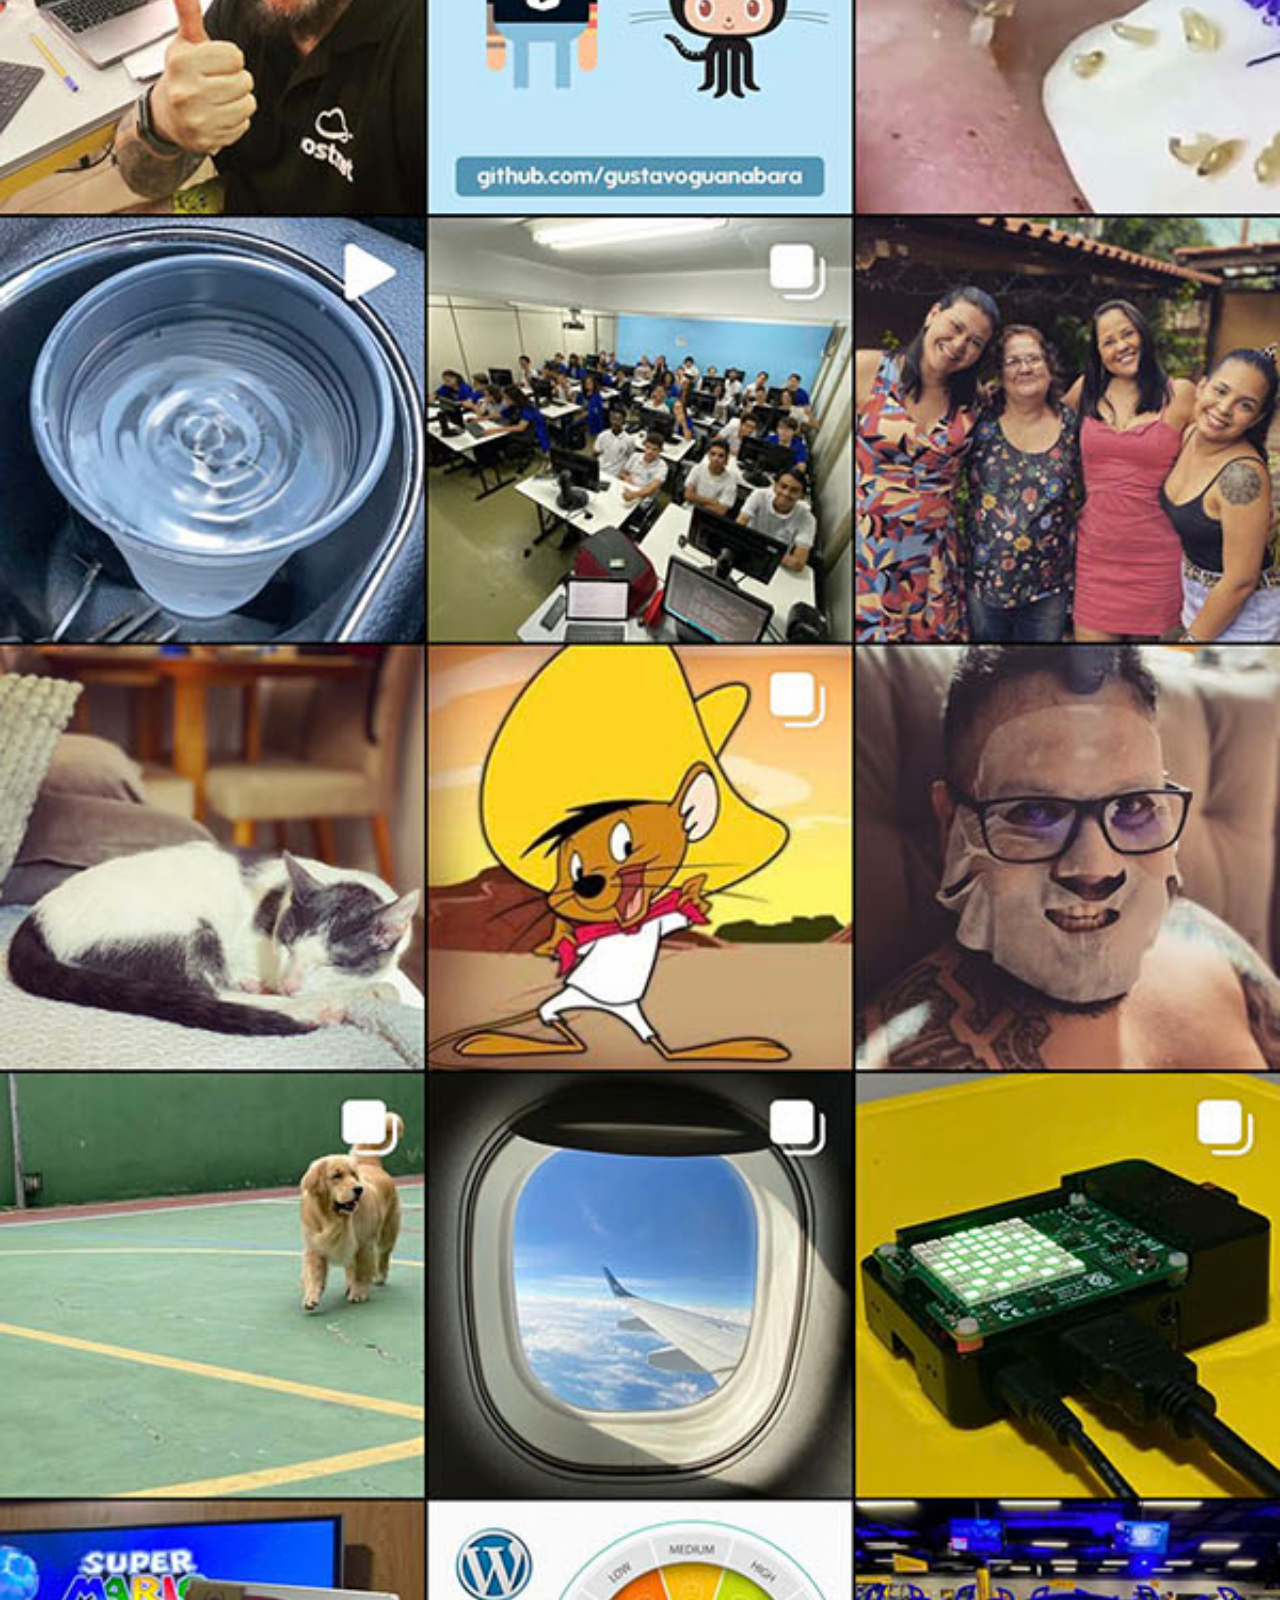
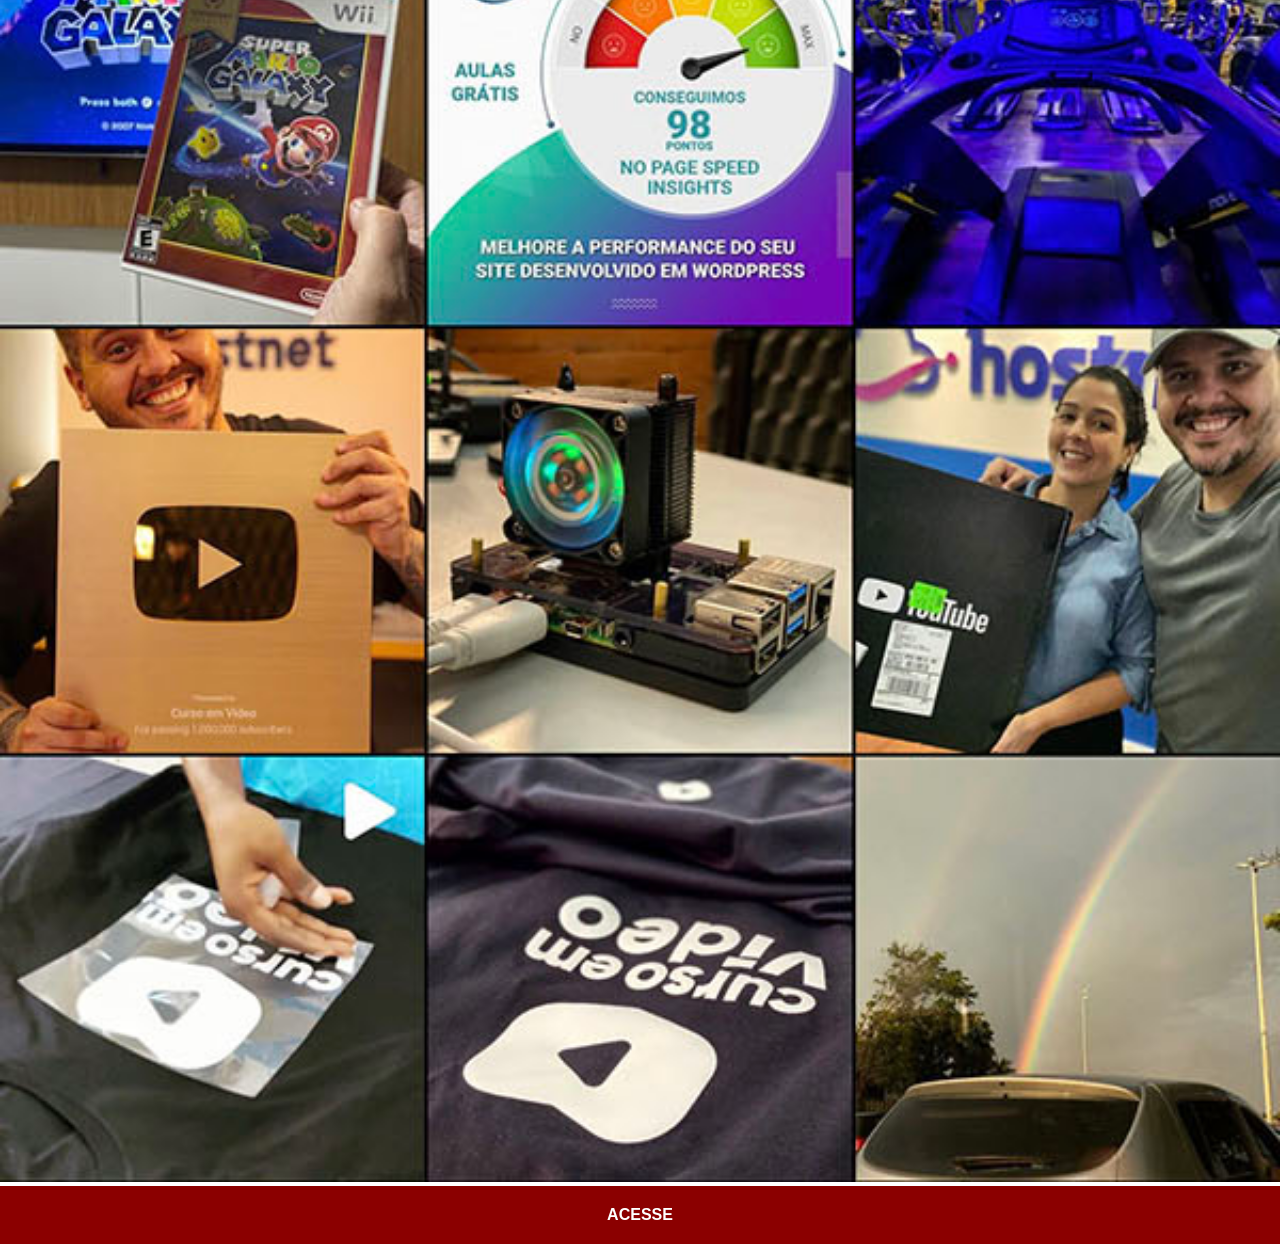
<file: instagram.html>
<!DOCTYPE html>
<html lang="en">
<head>
  <meta charset="UTF-8">
  <meta name="viewport" content="width=device-width, initial-scale=1.0">
  <title>Instagram</title>
  <link rel="stylesheet" href="style/social.css">
</head>
<body>
  <img src="imagens/tela-instagram.jpg" alt="">
  <a href="https://www.instagram.com/lucasmacaj/" target="_blank">ACESSE</a>
</body>
</html>
</file>
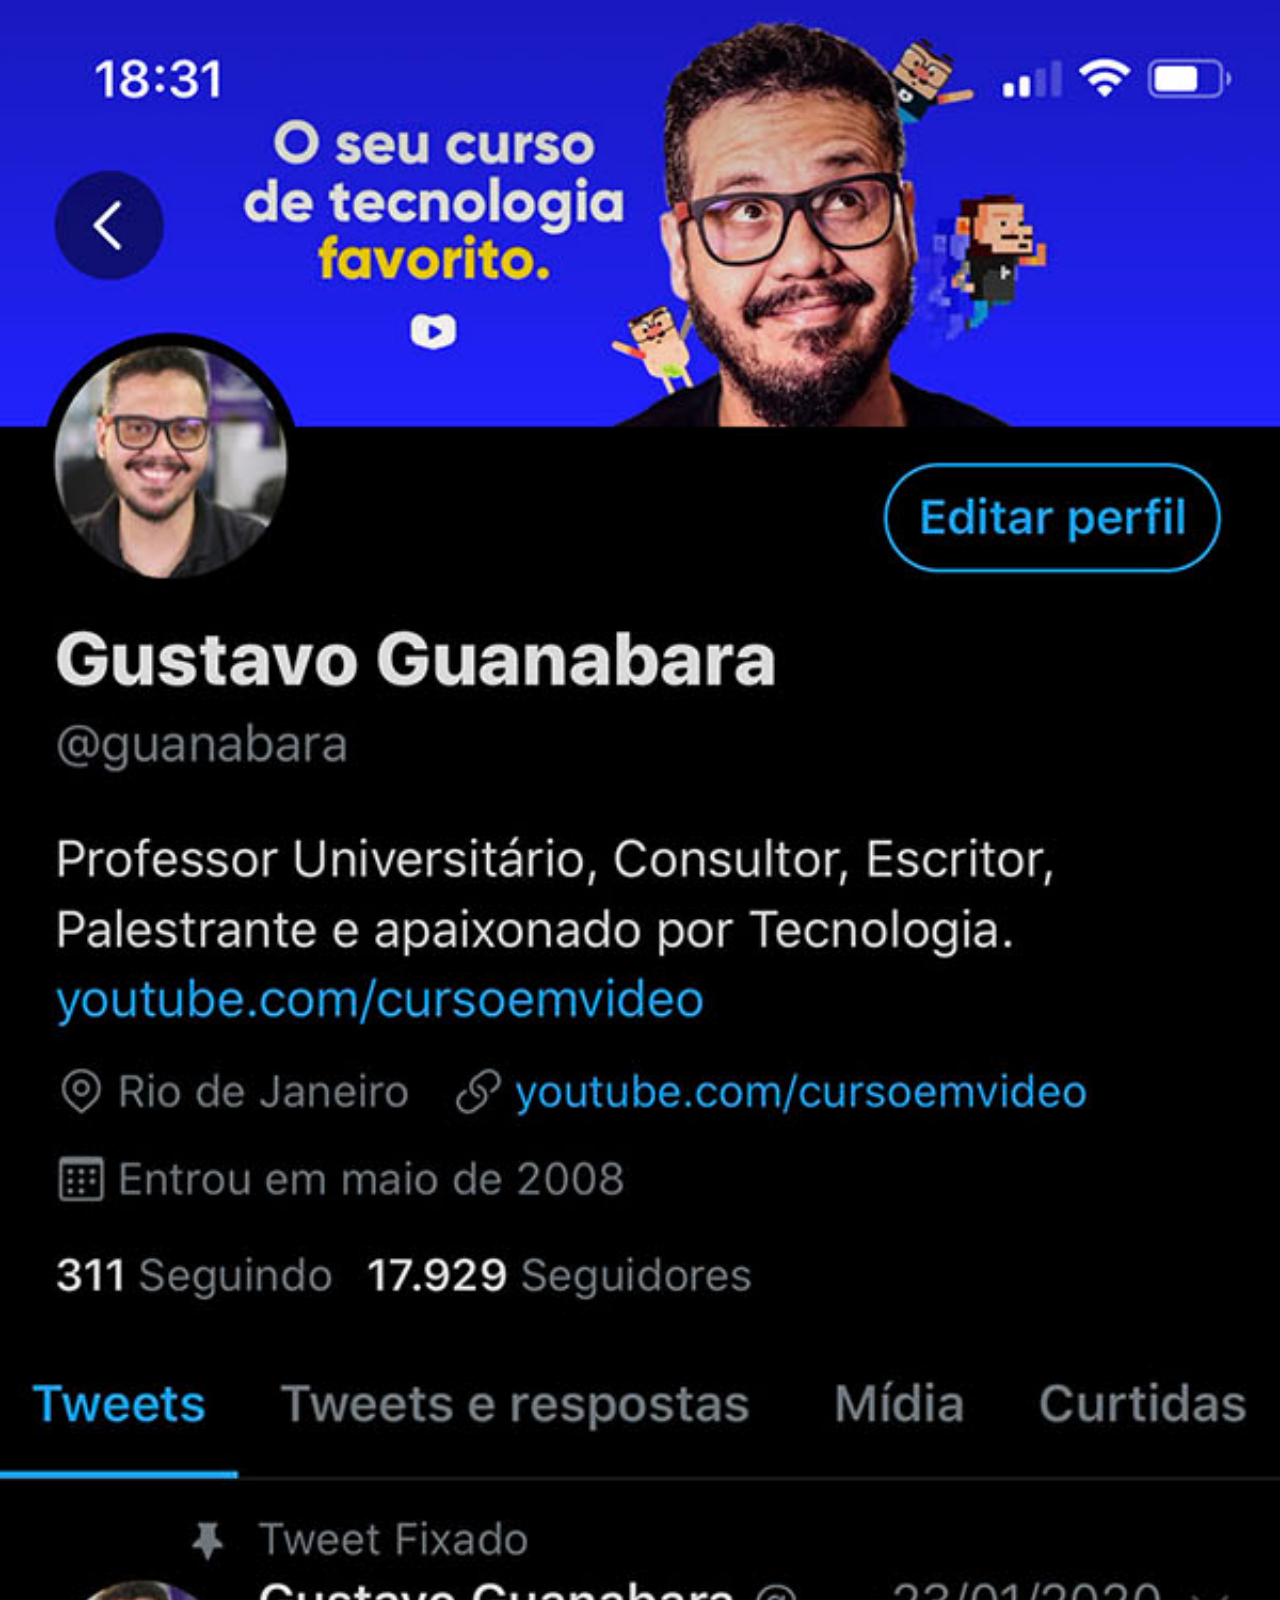
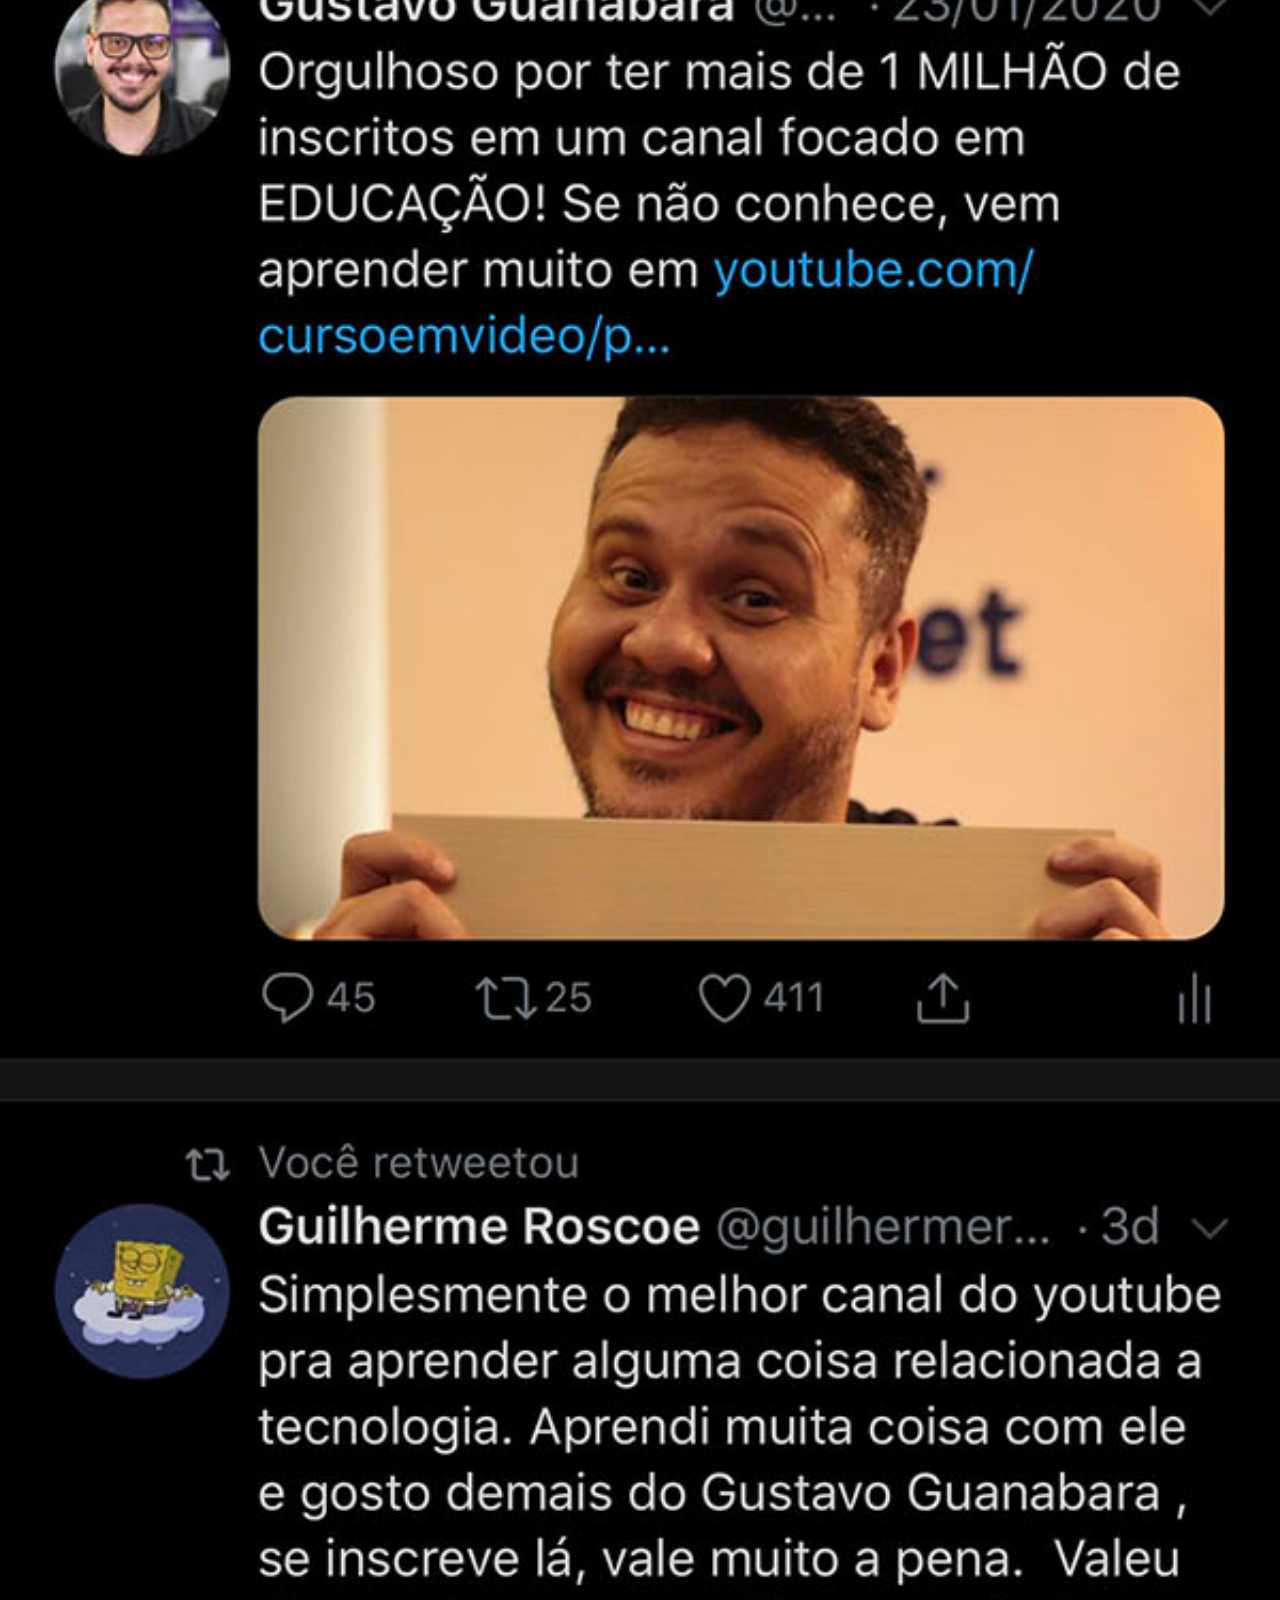
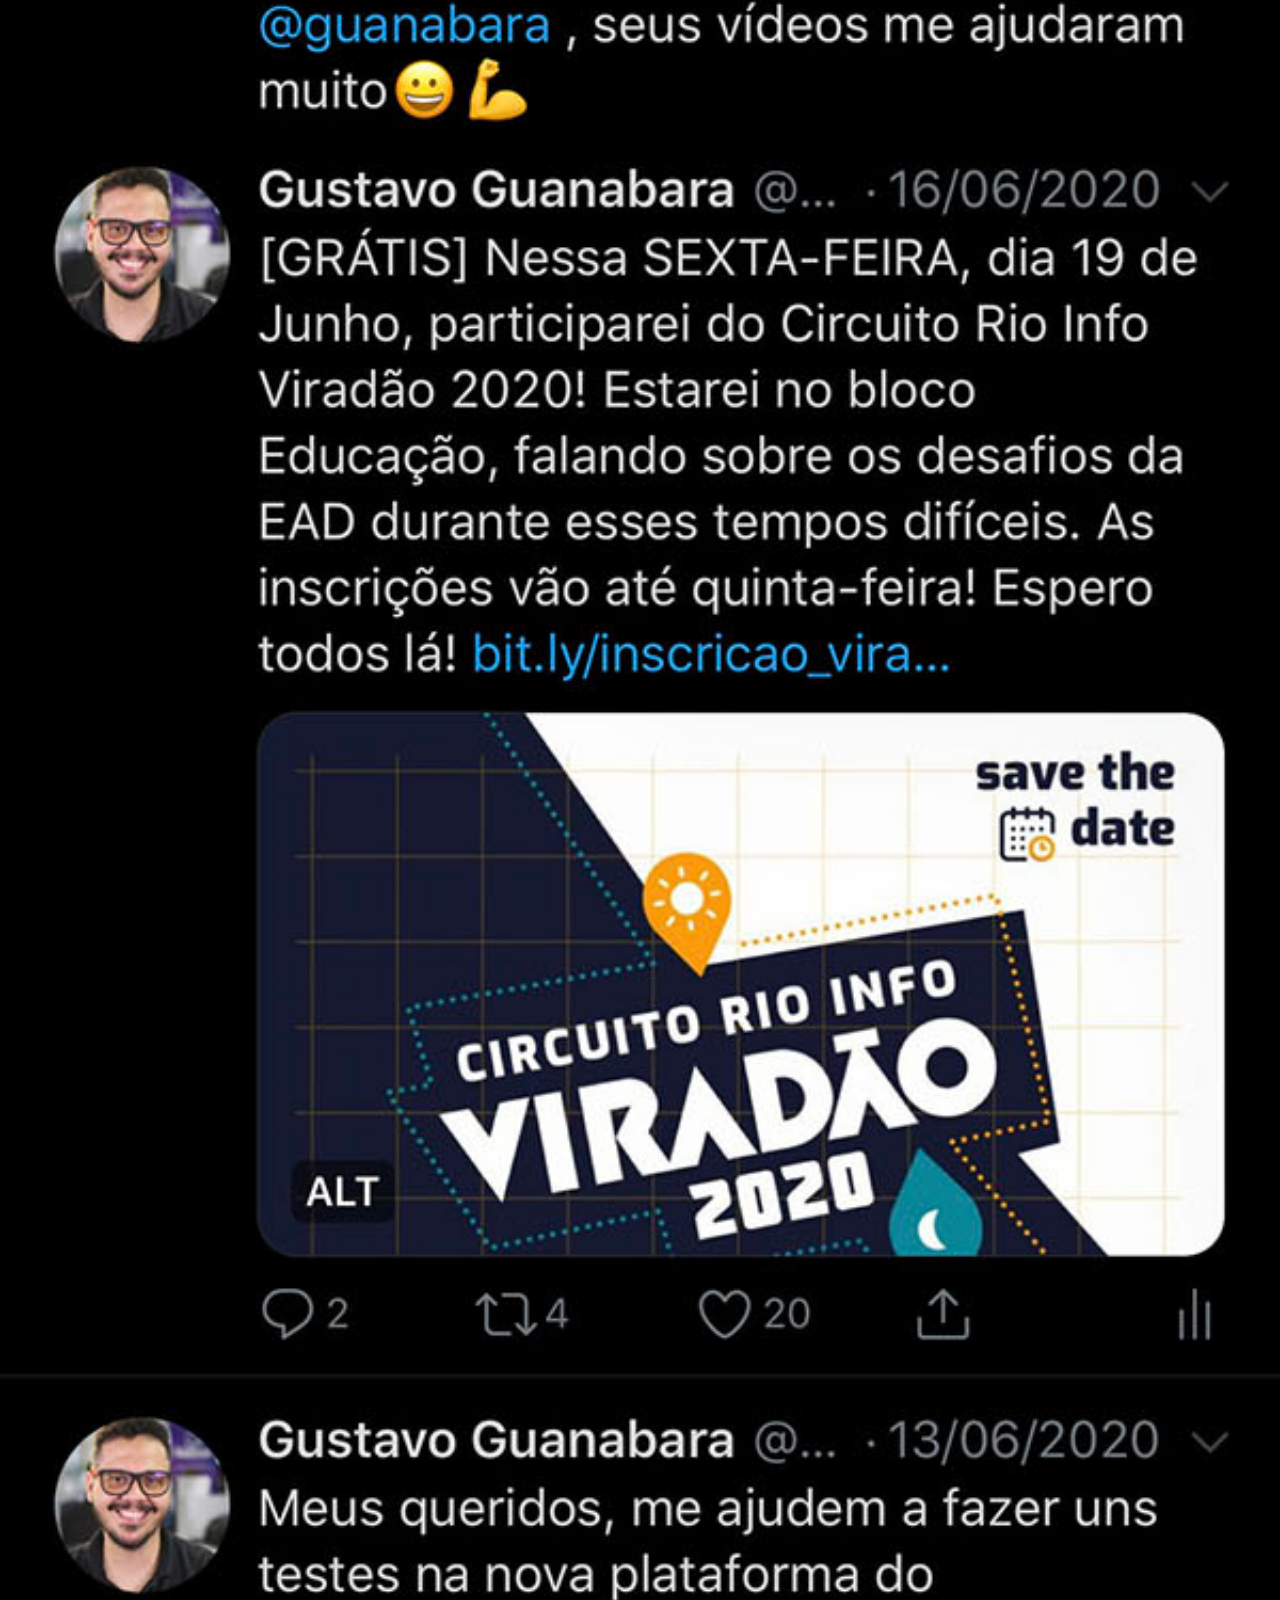
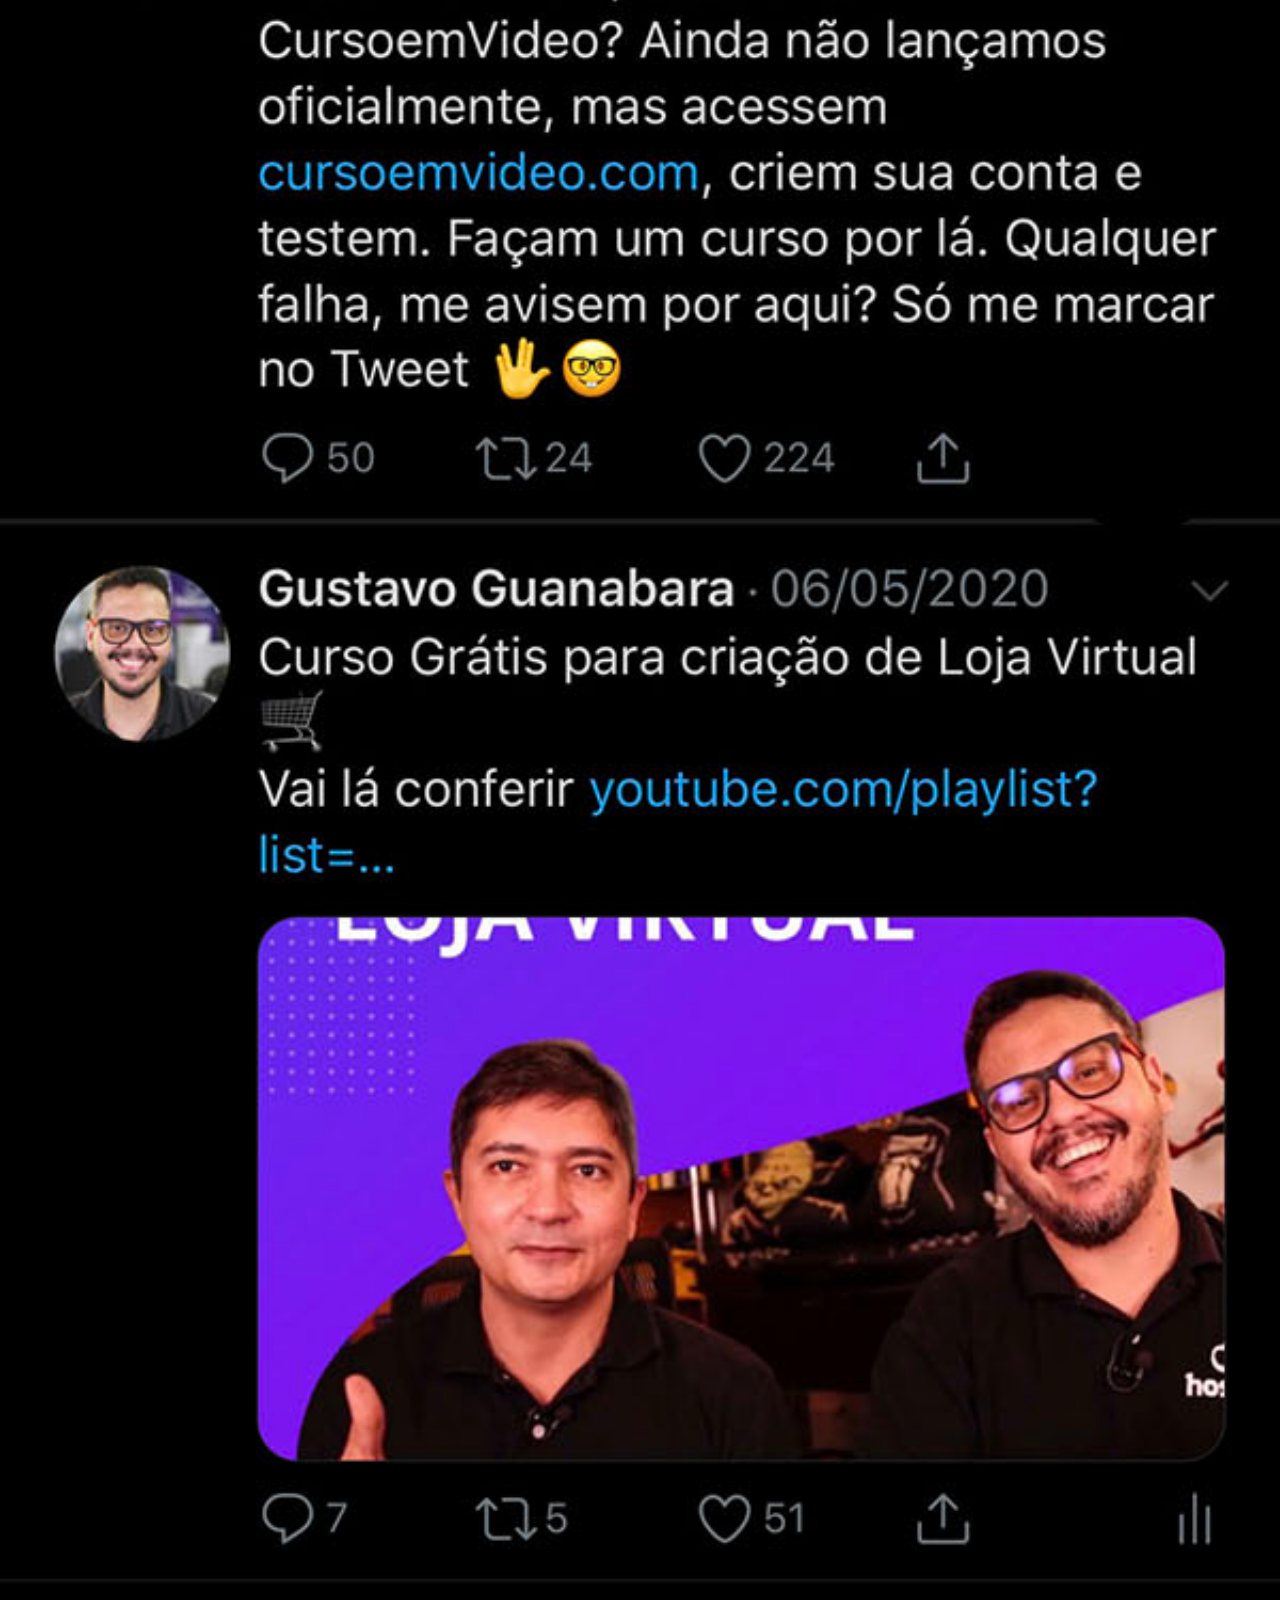
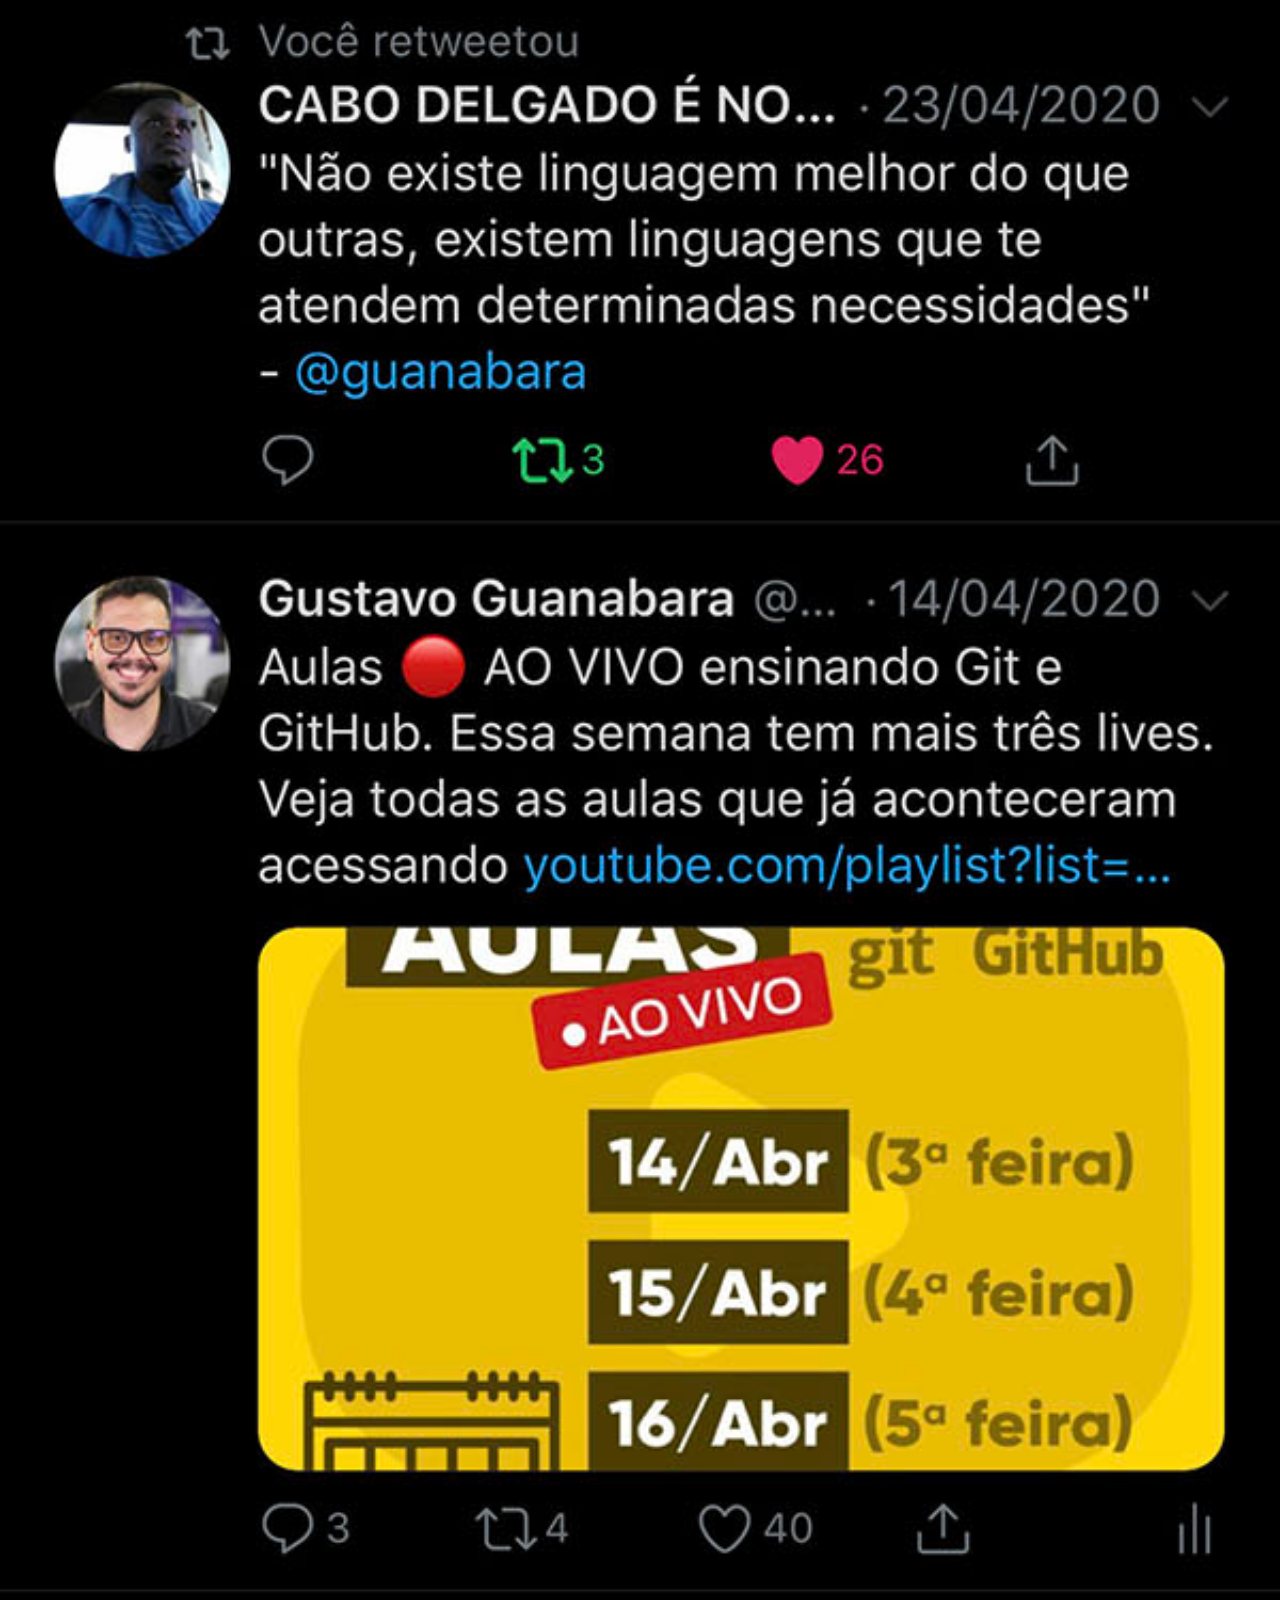
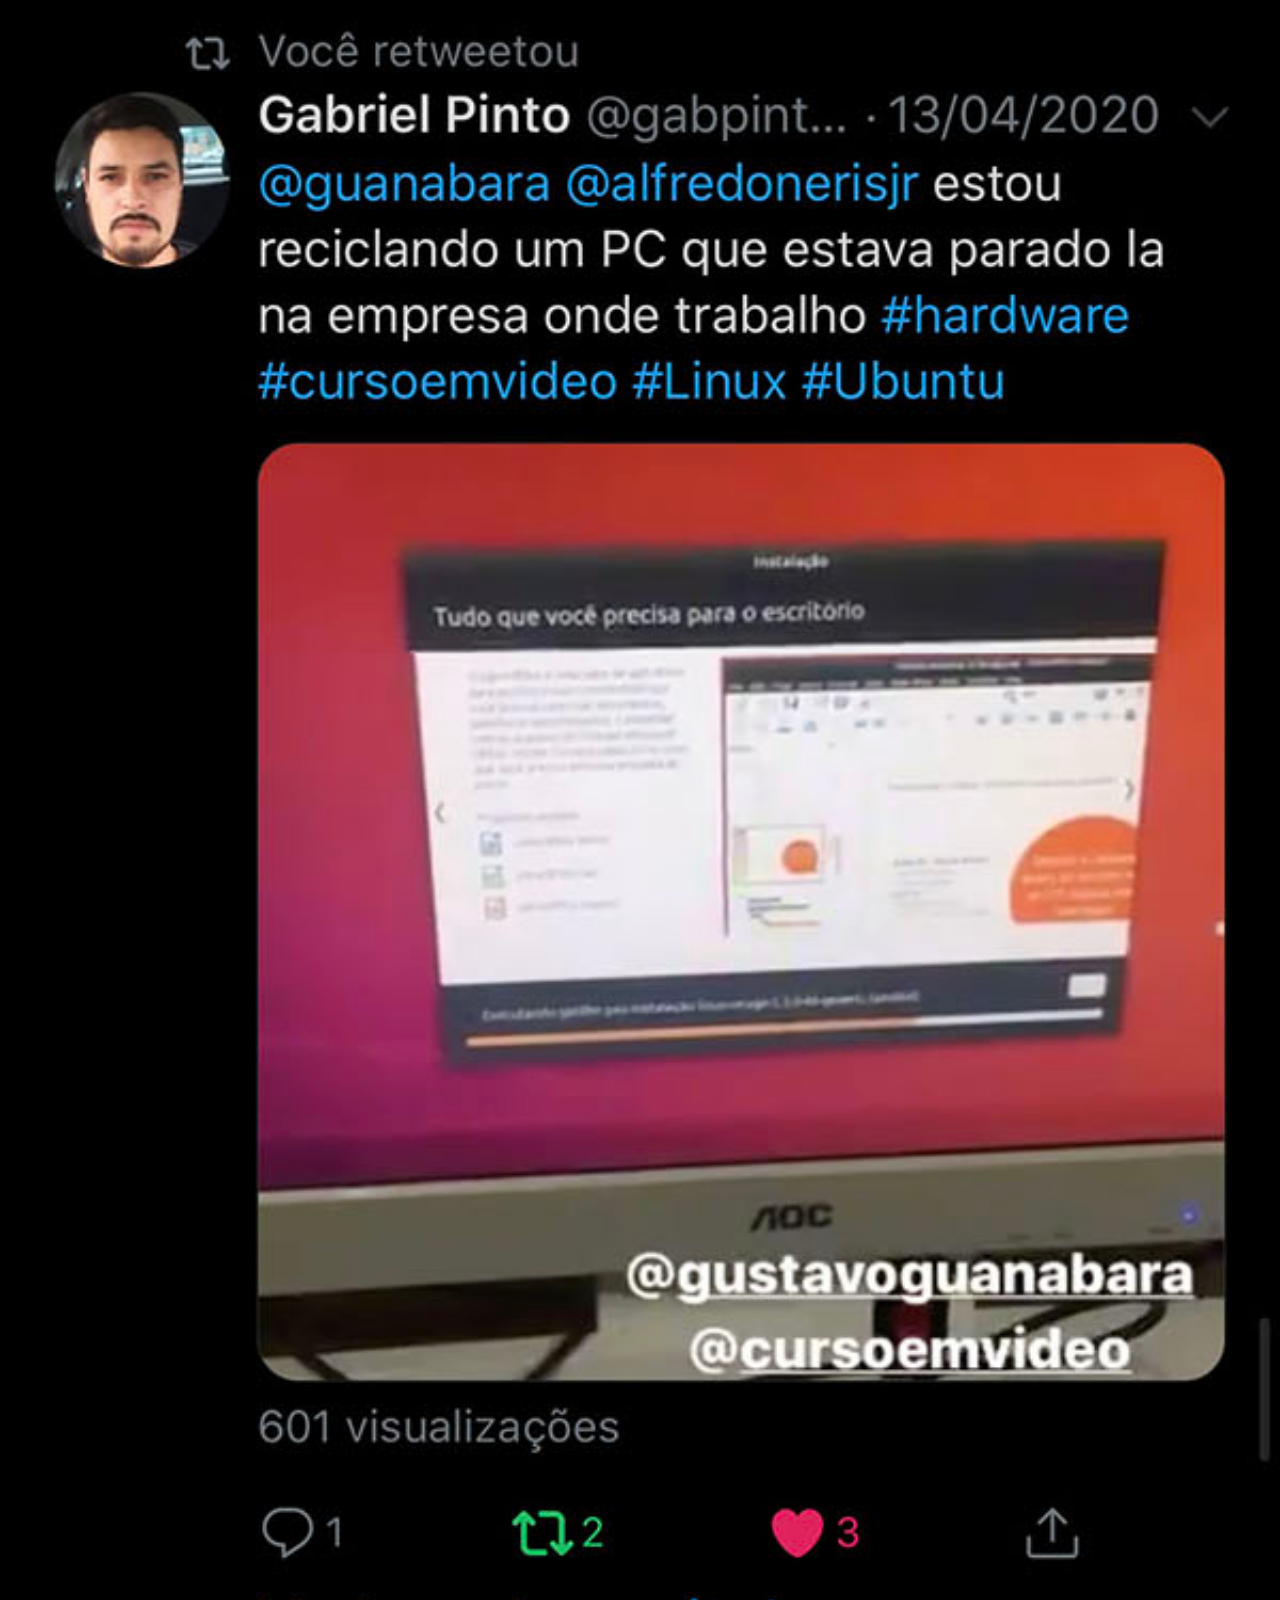
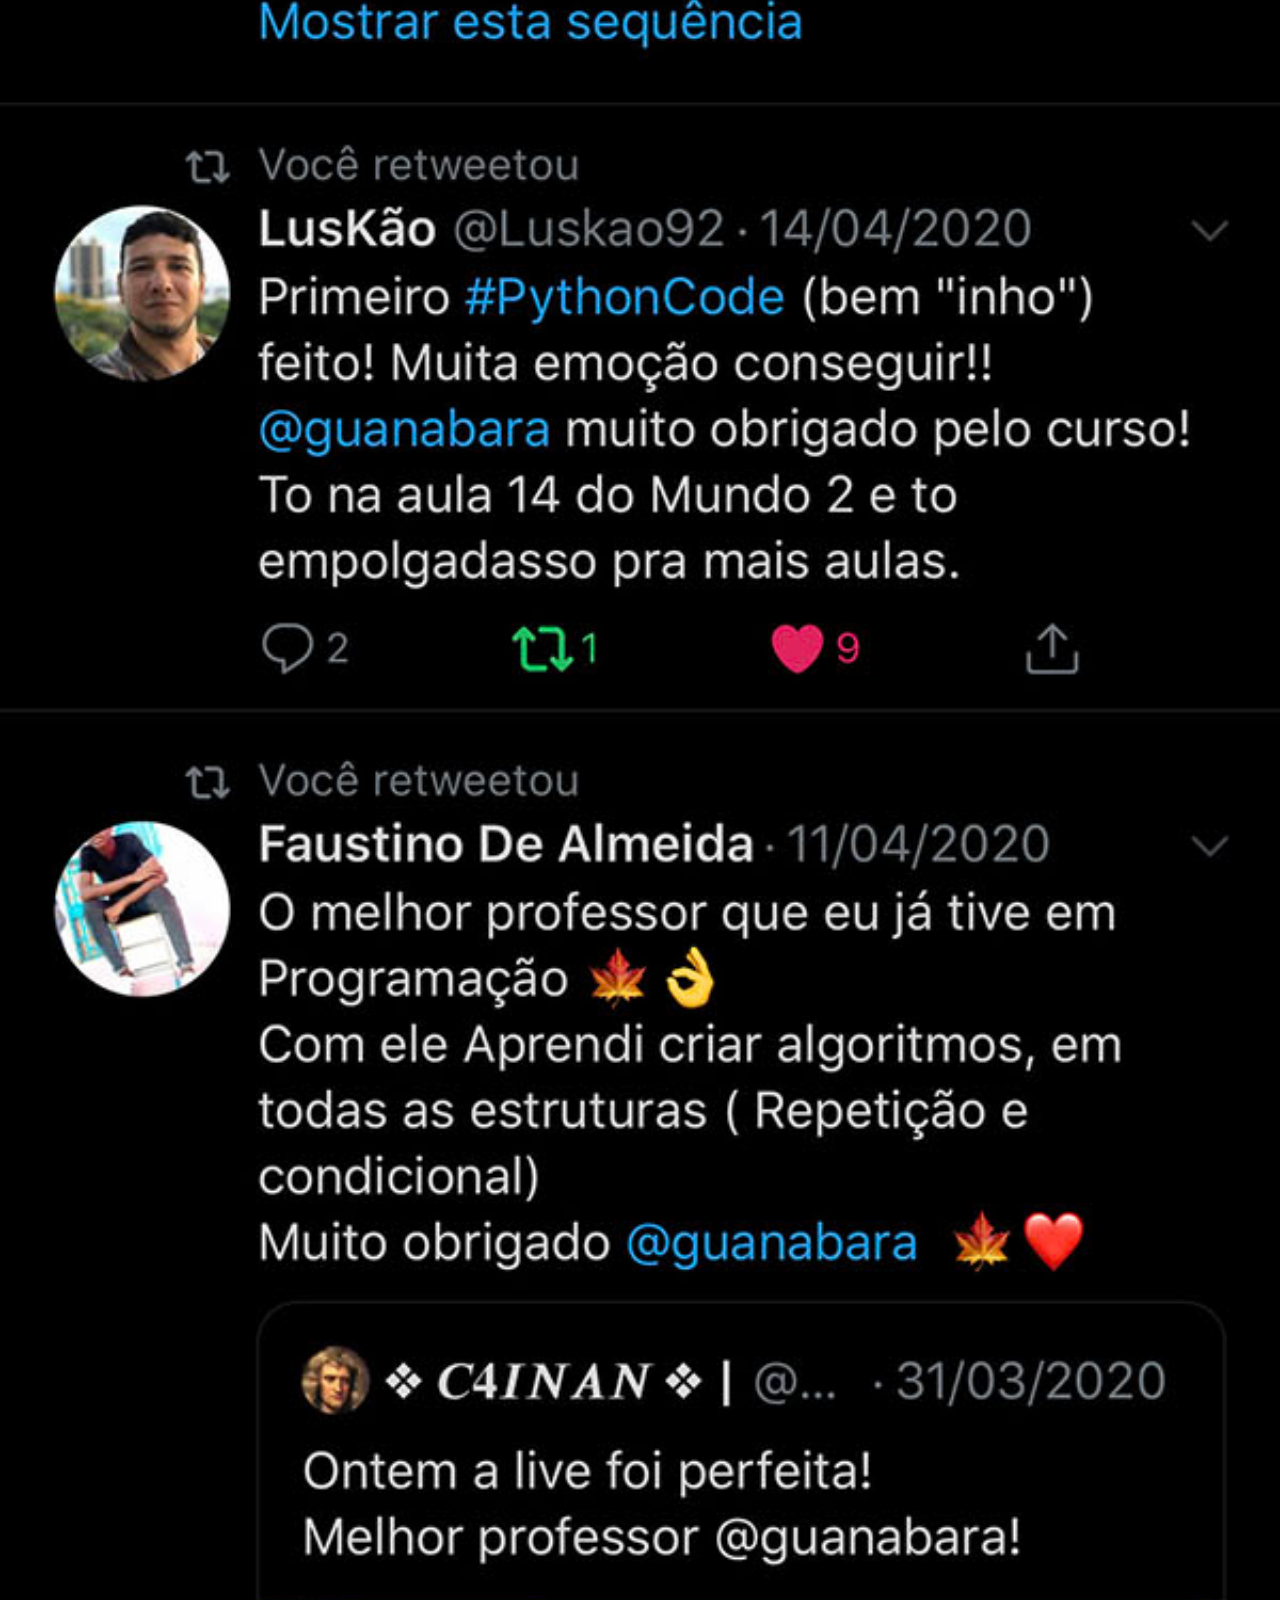
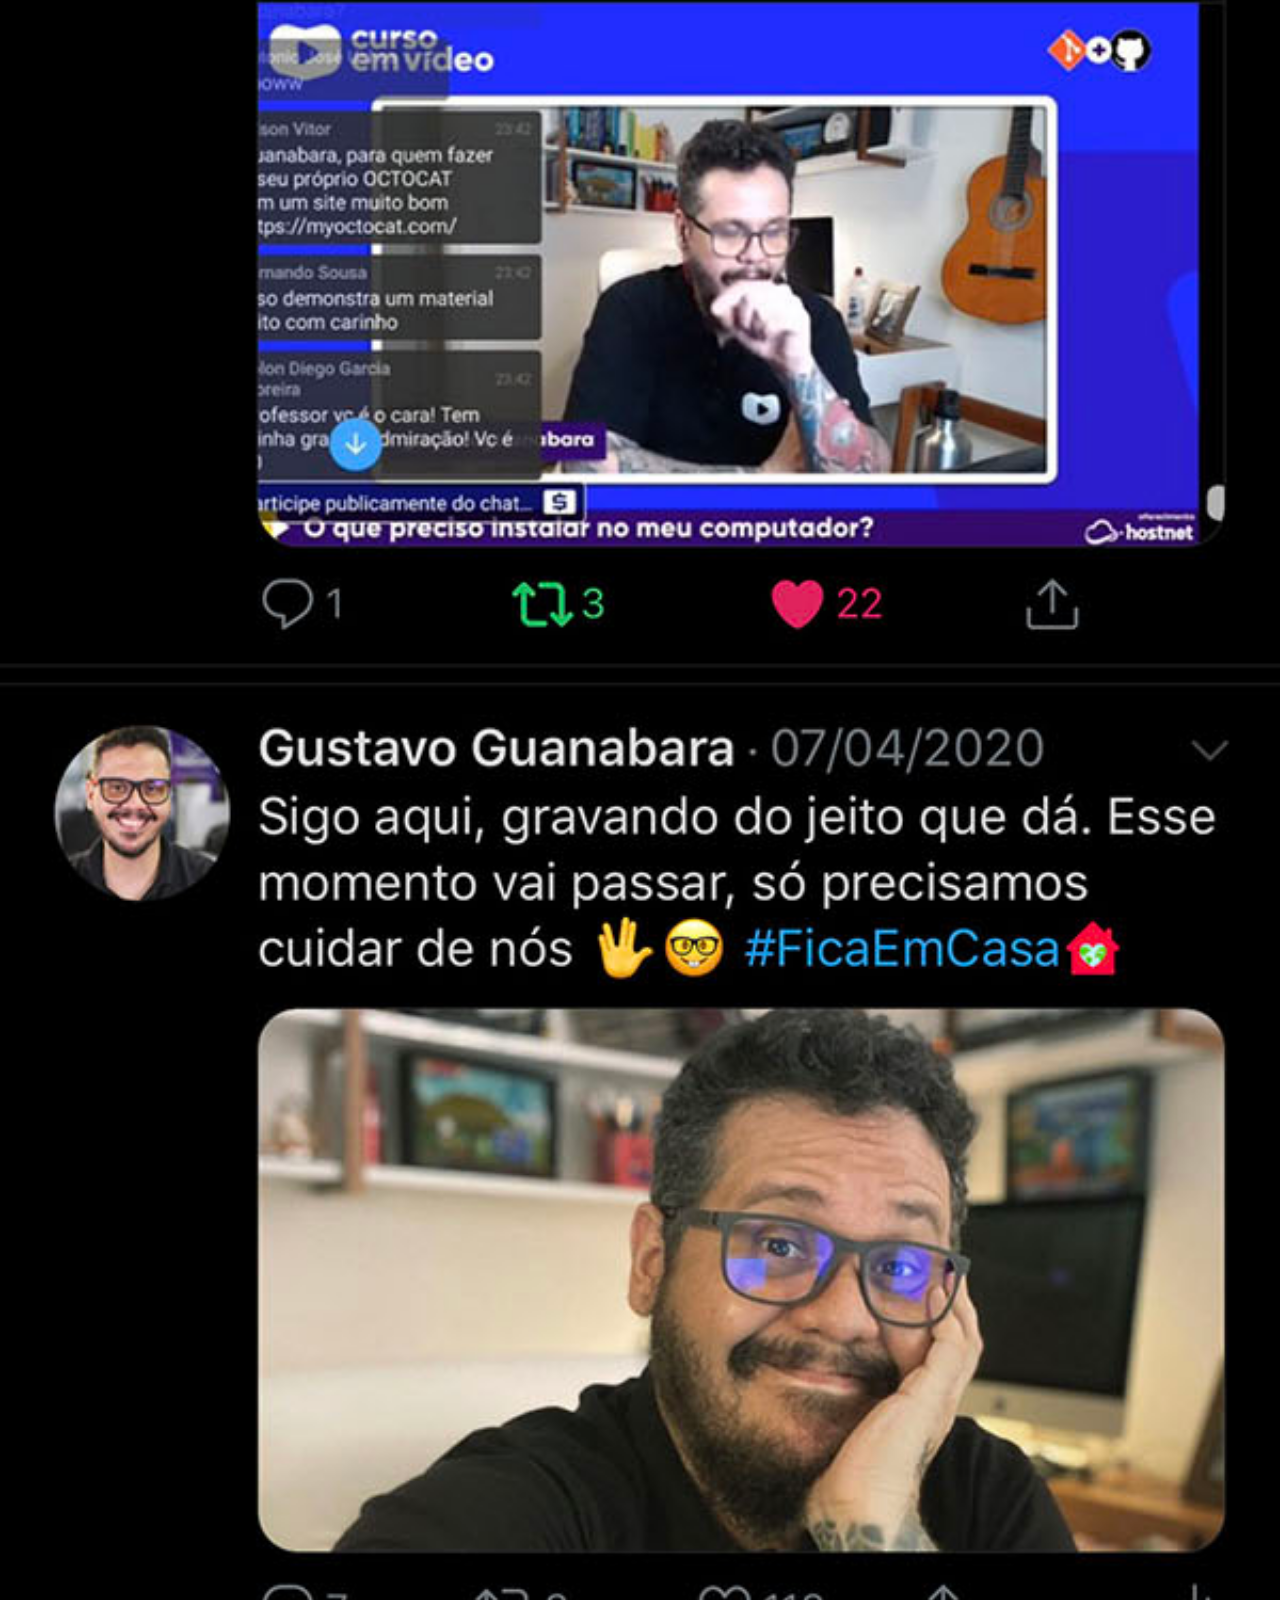
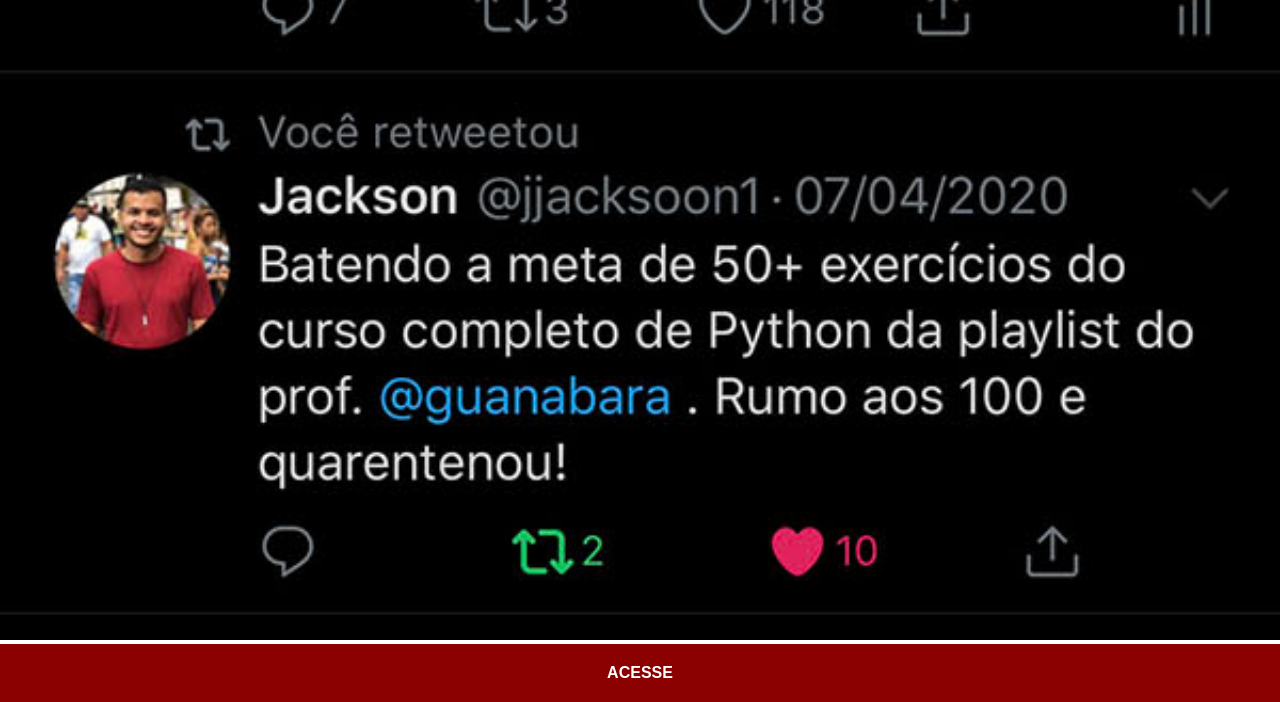
<file: twitter.html>
<!DOCTYPE html>
<html lang="en">
<head>
  <meta charset="UTF-8">
  <meta name="viewport" content="width=device-width, initial-scale=1.0">
  <title>Twitter</title>
  <link rel="stylesheet" href="style/social.css">
</head>
<body>
  <img src="imagens/tela-twitter.jpg" alt="">
  <a href="https://x.com/elonmusk" target="_blank">ACESSE</a>
</body>
</html>
</file>
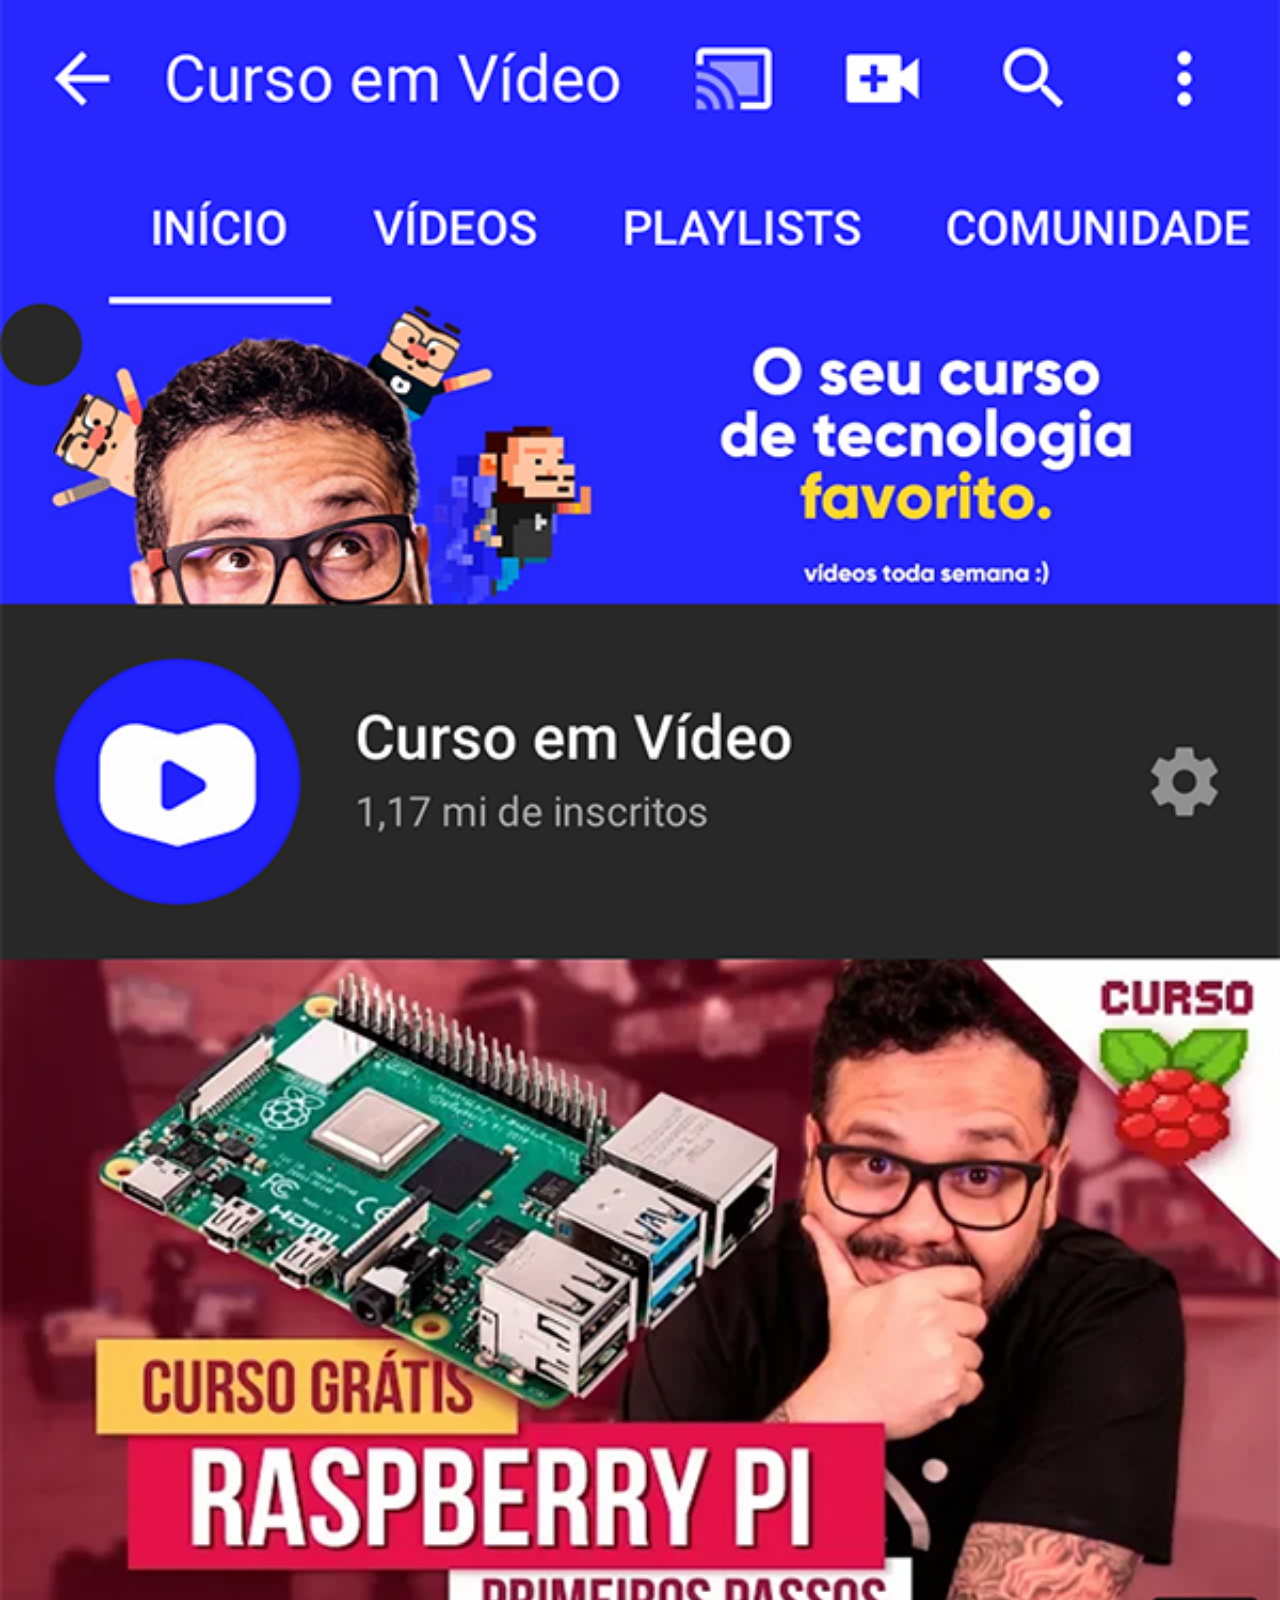
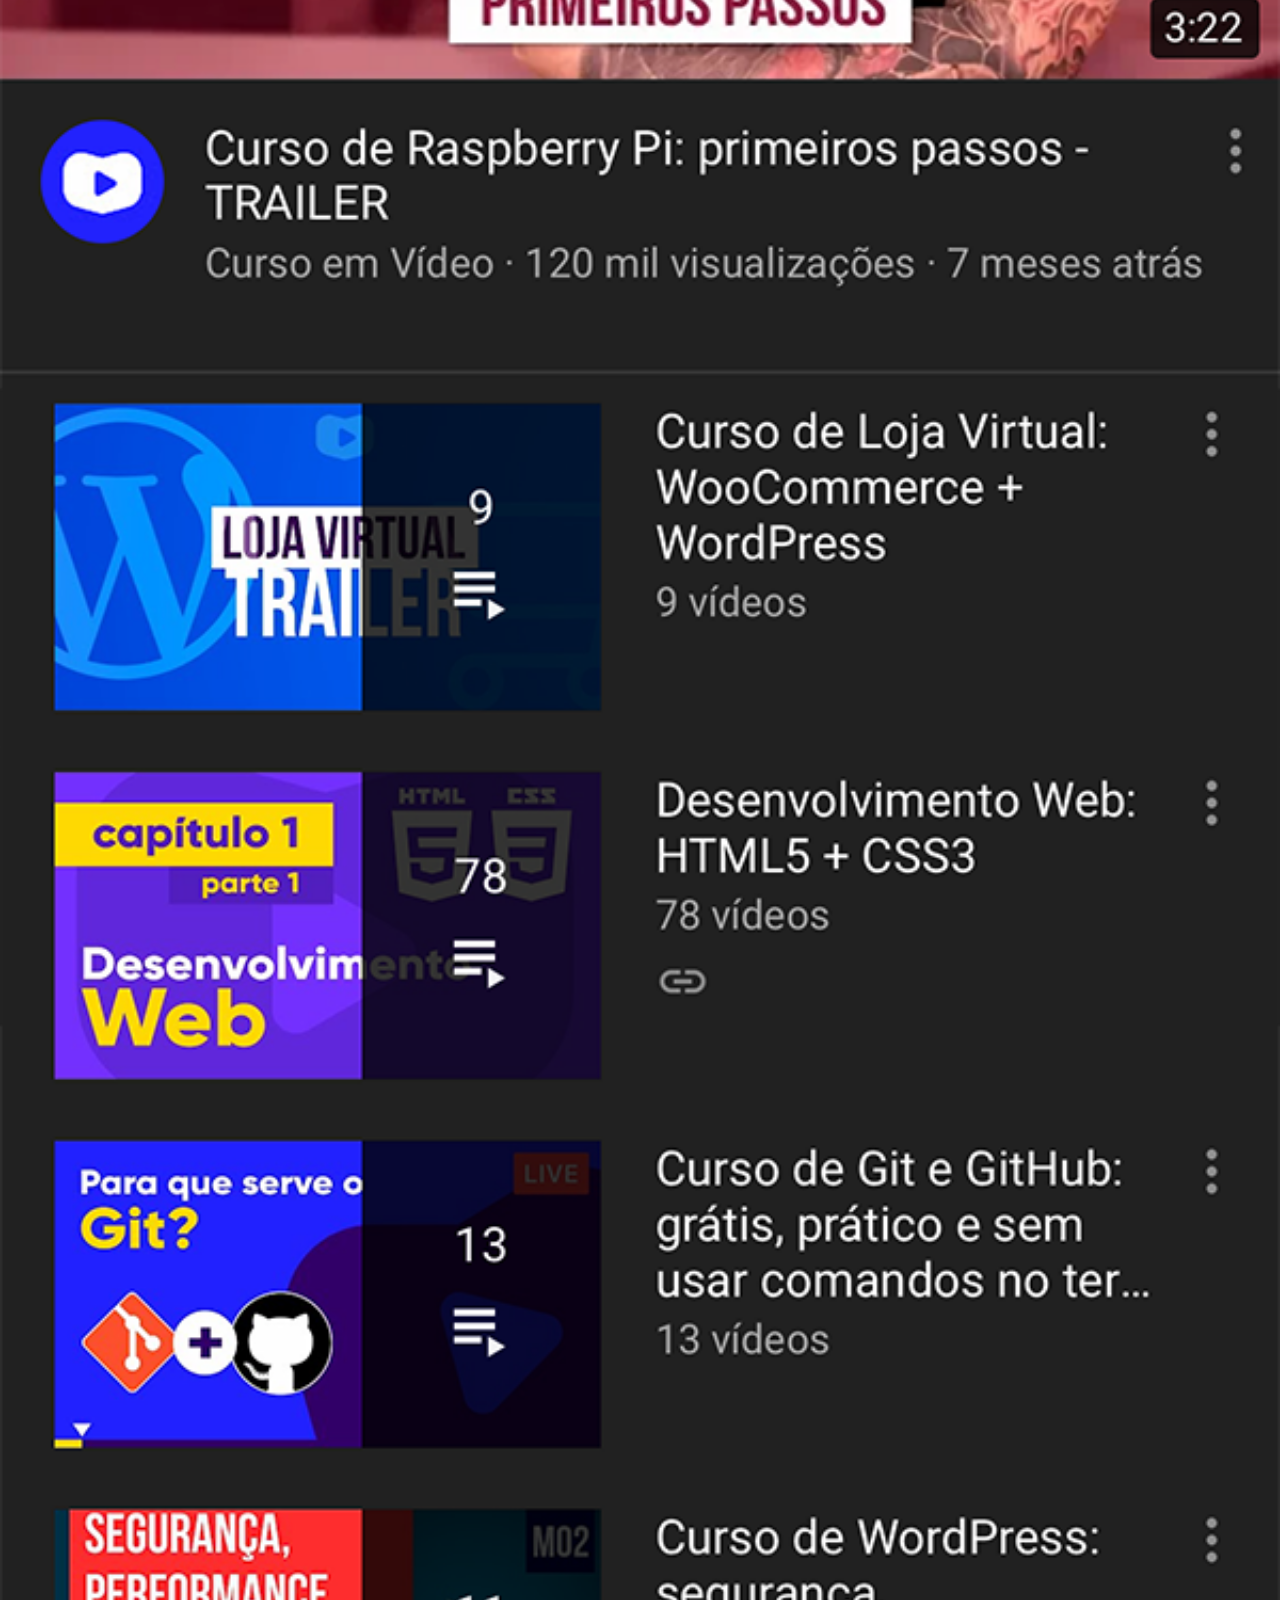
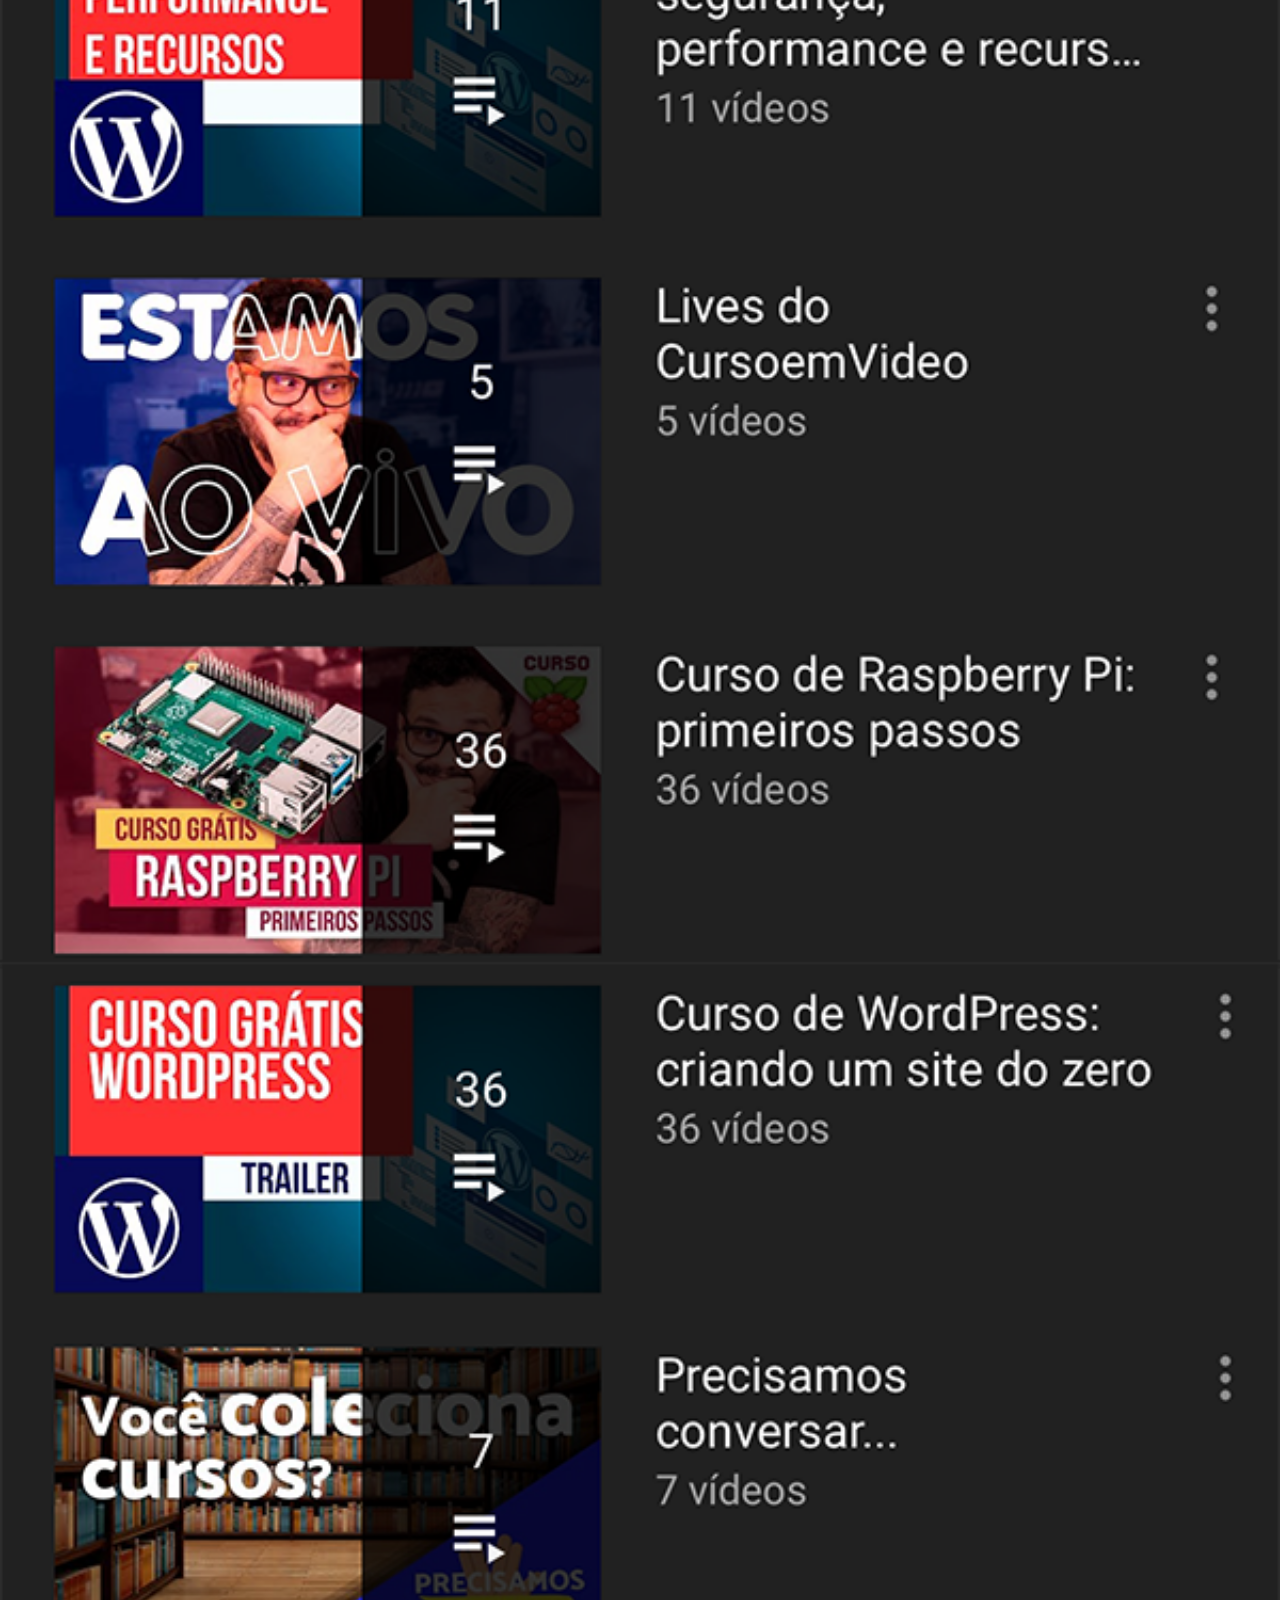
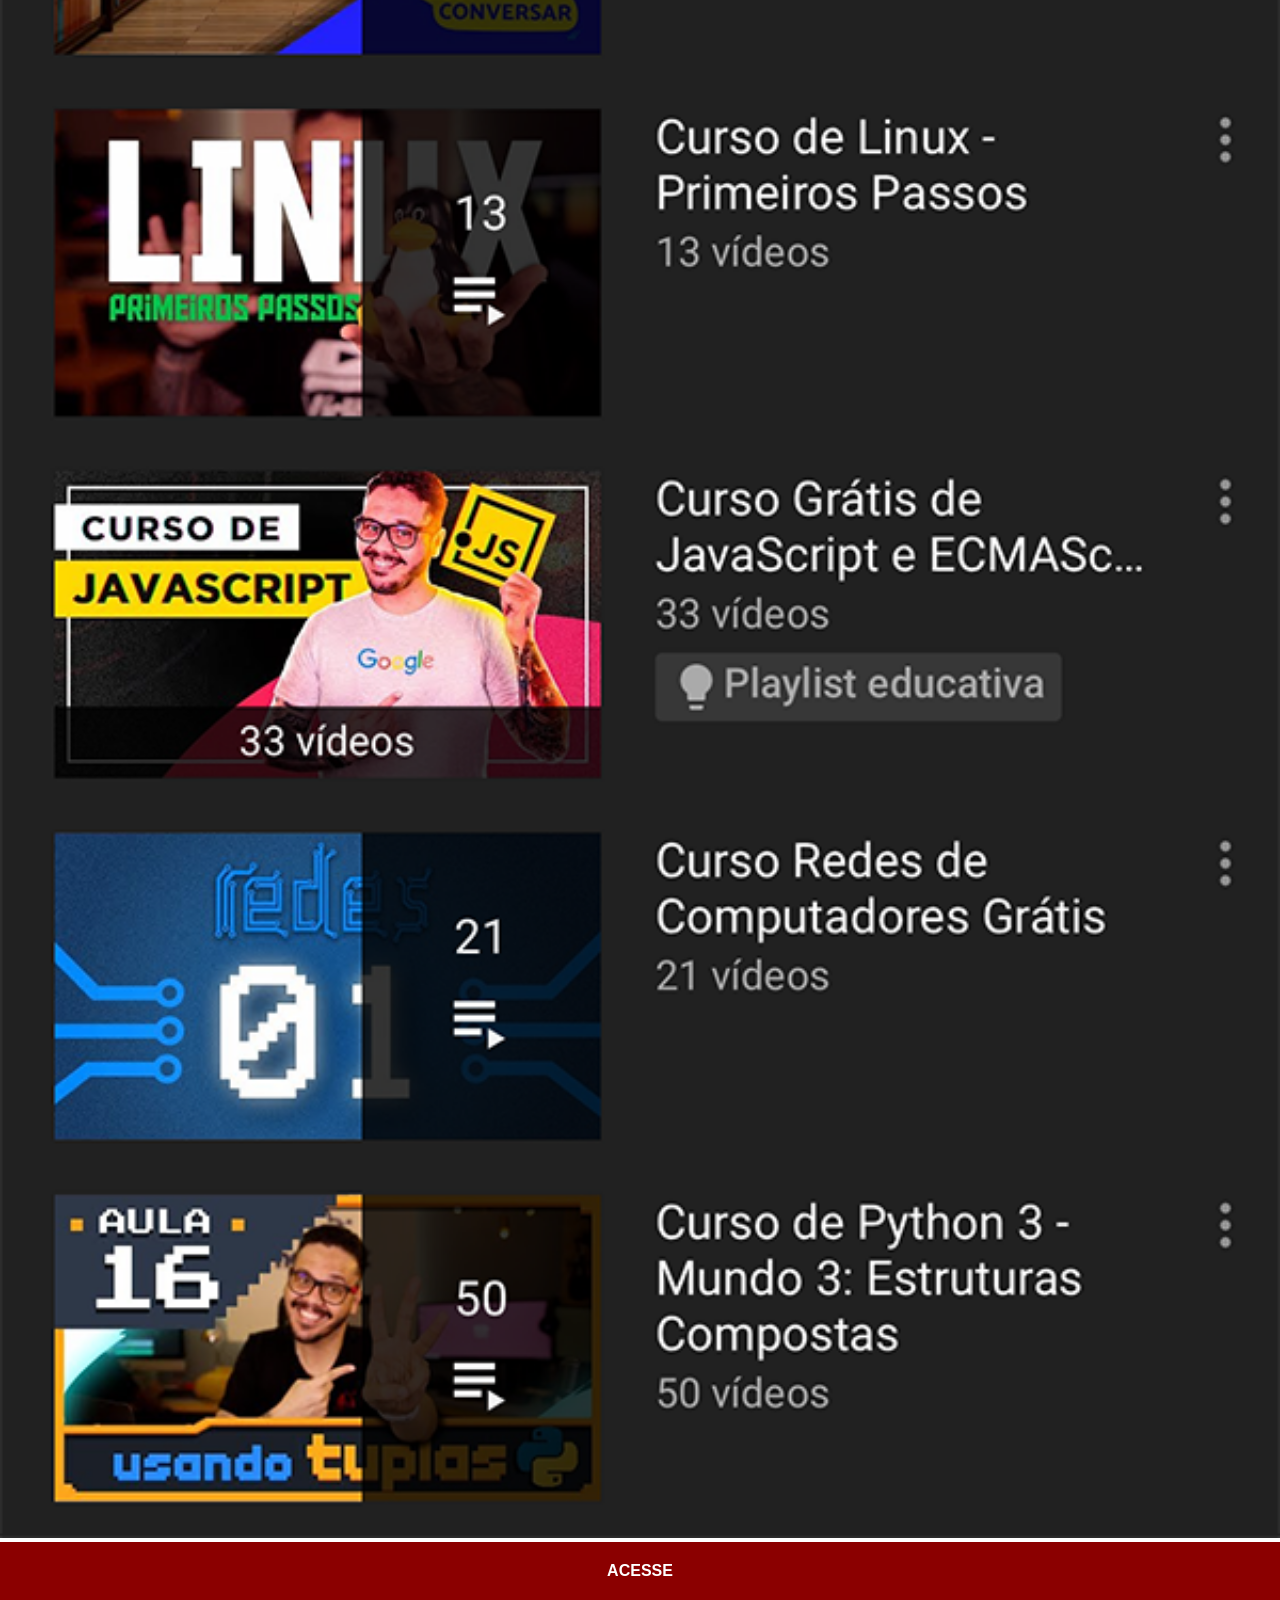
<file: youtube.html>
<!DOCTYPE html>
<html lang="pt-br">
<head>
  <meta charset="UTF-8">
  <meta name="viewport" content="width=device-width, initial-scale=1.0">
  <title>Youtube</title>
  <link rel="stylesheet" href="style/social.css">
</head>
<body>
  <img src="imagens/tela-youtube.png" alt="">
  <a href="https://www.youtube.com/@cursoemvideo/playlists" target="_blank">ACESSE</a>
</body>
</html>
</file>
<file: style/style.css>
@charset 'UTF-8';

* {
  margin: 0px;
  padding: 0px;
  font-family: Arial, Helvetica, sans-serif;
}

html, body {
  height: 100vh;
  width: 100vw;
  background-color: black;
}

body {
  background: url(../imagens/fundo-madeira.jpg) no-repeat top center;
  background-size: cover;
  background-attachment: fixed;
}

main {
  position: relative;
  height: 100vh;
}

section#telefone {
  position: absolute;
  top: 50%;
  left: 50%;
  transform: translate(-50%, -50%);
  height: 627px;
  width: 311px;
  background: url(../imagens/frame-iphone.png) no-repeat;
}

iframe#tela {
  position: relative;
  top: 80px;
  left: 22px;
  width: 267px;
  height: 471px;
}

section#redes-sociais{
  text-align: right;
}

section#redes-sociais img{
  width: 50px;
  margin: 10px;
  border-radius: 50%;
  box-shadow: 2px 2px 5px rgba(0, 0, 0, 0.459);
  box-sizing: border-box;
}

section#redes-sociais img:hover{
  border: 2px solid rgba(255, 255, 255, 0.678);
  box-shadow: 5px 5px 10px rgba(0, 0, 0, 0.589);
}
</file>
<file: style/social.css>
@charset 'UTF-8';

* {
  margin: 0;
  padding: 0;
  font-family: Arial, Helvetica, sans-serif;
}

::-webkit-scrollbar{
  width: 0;
  height: 0;
}

img {
  width: 100vw;
}

a {
  display: block;
  background-color: darkred;
  padding: 20px;
  color: #fff;
  text-align: center;
  font-weight: bolder;
  text-decoration: none;
}
a:hover {
  background-color: rgb(172, 0, 0);
}
</file>
